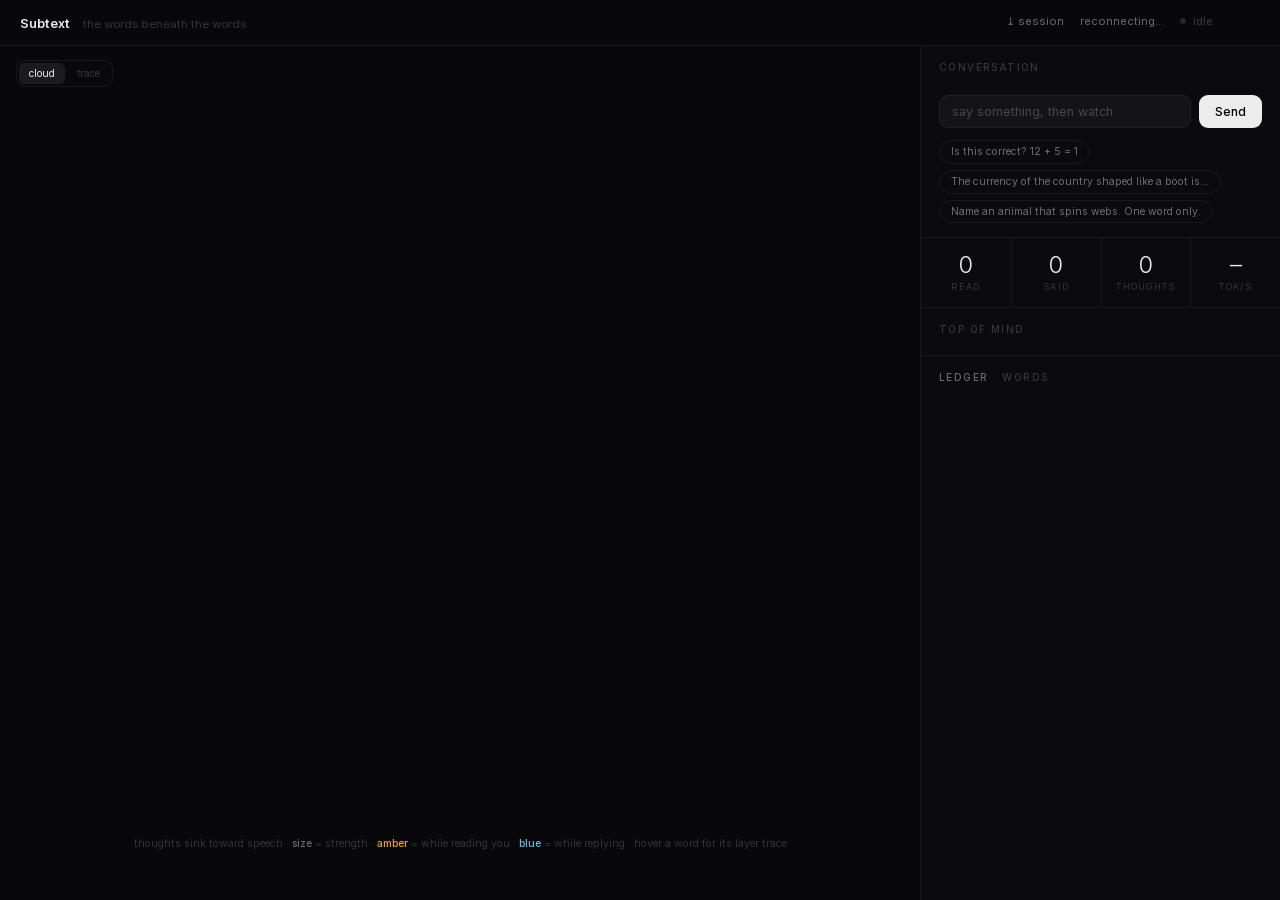
<file: index.html>
<!DOCTYPE html>
<html lang="en">
<head>
<meta charset="utf-8">
<title>Subtext</title>
<meta name="viewport" content="width=device-width, initial-scale=1">
<link href="assets/fonts/fonts.css" rel="stylesheet">
<style>
  :root {
    --bg: #08080a; --panel: #0b0b0e; --hair: rgba(255,255,255,.06);
    --ink: rgba(255,255,255,.92); --dim: rgba(255,255,255,.40); --faint: rgba(255,255,255,.18);
    --read: #e8a13c; --think: #6cb8e0;
    --sans: "Inter", "Segoe UI", system-ui, sans-serif;
    --mono: "Cascadia Code", "Consolas", monospace;
    --serif: "Source Serif 4", Georgia, serif;
  }
  * { box-sizing: border-box; margin: 0; }
  html, body { height: 100%; height: 100dvh; overflow: hidden; background: var(--bg); }
  body { font: 13px/1.5 var(--sans); color: var(--ink);
         display: flex; flex-direction: column; -webkit-font-smoothing: antialiased; }

  /* ---------- header ---------- */
  #hdr { display: flex; align-items: baseline; gap: 14px; height: 46px; flex: none;
         padding: 14px 20px 0; border-bottom: 1px solid var(--hair); user-select: none; }
  #hdr .mark { font-size: 13px; font-weight: 600; letter-spacing: .01em; }
  #hdr .sub { font-size: 11.5px; color: var(--faint); font-weight: 400; }
  #hdr .right { margin-left: auto; display: flex; align-items: center; gap: 16px;
                font-size: 11px; color: var(--dim); transform: translateY(-3px); }
  #conn { font-feature-settings: "tnum"; }
  #phase { display: flex; align-items: center; gap: 7px; min-width: 80px;
           font-size: 11px; font-weight: 500; color: var(--faint); }
  #phase .dot { width: 6px; height: 6px; border-radius: 50%; background: #26262c;
                transition: background .3s; }
  #phase.reading { color: var(--read); }
  #phase.reading .dot { background: var(--read); animation: pulse 1.2s ease-in-out infinite; }
  #phase.thinking { color: var(--think); }
  #phase.thinking .dot { background: var(--think); animation: pulse 1.2s ease-in-out infinite; }
  @keyframes pulse { 50% { opacity: .3 } }

  /* ---------- layout ---------- */
  #main { flex: 1; display: flex; min-height: 0; }
  #stage { position: relative; flex: 1; min-width: 0; }
  #mind { position: absolute; inset: 0; }
  #foot { position: absolute; left: 0; right: 0; bottom: 48px; text-align: center;
          font-size: 10.5px; color: var(--faint); user-select: none; pointer-events: none; }
  #foot b { color: var(--dim); font-weight: 500; }

  /* transport / scrubber */
  #transport { position: absolute; left: 0; right: 0; bottom: 0; height: 42px; z-index: 6;
               display: flex; align-items: center; gap: 9px; padding: 0 16px;
               background: linear-gradient(transparent, rgba(8,8,10,.94) 45%); }
  #transport.hidden { display: none; }
  #transport button { background: rgba(255,255,255,.06); border: 1px solid var(--hair);
               color: var(--dim); min-width: 26px; height: 24px; border-radius: 6px;
               cursor: pointer; font-size: 12px; line-height: 1; padding: 0 6px;
               transition: color .15s, border-color .15s; }
  #transport button:hover { color: var(--ink); border-color: rgba(255,255,255,.22); }
  #t-scrub { flex: 1; height: 4px; -webkit-appearance: none; appearance: none;
             background: rgba(255,255,255,.12); border-radius: 2px; cursor: pointer; margin: 0 2px; }
  #t-scrub::-webkit-slider-thumb { -webkit-appearance: none; width: 12px; height: 12px;
             border-radius: 50%; background: var(--ink); cursor: pointer; }
  #t-scrub::-moz-range-thumb { width: 12px; height: 12px; border: 0; border-radius: 50%;
             background: var(--ink); cursor: pointer; }
  #t-read { font: 10px var(--mono); color: var(--dim); white-space: nowrap; text-align: right;
            font-feature-settings: "tnum"; min-width: 92px; max-width: 220px;
            overflow: hidden; text-overflow: ellipsis; }
  #t-live { font: 600 9px var(--sans); letter-spacing: .06em; text-transform: uppercase;
            color: var(--faint); border-radius: 999px; padding: 0 9px; height: 22px; }
  #t-live.on { color: #fff; border-color: var(--think); }
  #t-speed { background: rgba(255,255,255,.06); border: 1px solid var(--hair); color: var(--dim);
             border-radius: 6px; font: 10px var(--sans); padding: 3px 4px; cursor: pointer; }
  .lg-row { cursor: pointer; }
  .lg-row:hover { background: rgba(255,255,255,.035); }
  .lg-row.cur { background: rgba(255,255,255,.09); }

  /* view toggle (cloud / trace) */
  #viewtoggle { position: absolute; top: 14px; left: 16px; z-index: 5; display: flex; gap: 2px;
                background: rgba(11,11,14,.7); border: 1px solid var(--hair); border-radius: 8px;
                padding: 2px; backdrop-filter: blur(12px); user-select: none; }
  #viewtoggle .v { font-size: 10px; color: var(--faint); padding: 3px 10px; border-radius: 6px;
                   cursor: pointer; transition: color .15s, background .15s; }
  #viewtoggle .v:hover { color: var(--dim); }
  #viewtoggle .v.on { color: var(--ink); background: rgba(255,255,255,.08); }

  /* tabs on the ledger panel */
  .cap.tabs { display: flex; gap: 14px; padding-bottom: 6px; }
  .cap .tab { cursor: pointer; color: var(--faint); transition: color .15s; }
  .cap .tab:hover { color: var(--dim); }
  .cap .tab.on { color: var(--dim); }
  #words-count { margin-left: 5px; opacity: .7; font-feature-settings: "tnum"; }

  /* words statistics table */
  #words { flex: 1; overflow-y: auto; padding: 0 0 10px; scrollbar-width: thin;
           scrollbar-color: rgba(255,255,255,.10) transparent; }
  .wd-hdr { display: flex; align-items: center; gap: 9px; padding: 2px 18px 5px;
            font-size: 8.5px; letter-spacing: .1em; text-transform: uppercase; color: var(--faint);
            position: sticky; top: 0; background: var(--panel); }
  .wd-hdr .w, .wd-hdr .ly, .wd-hdr .ct { width: 104px; }
  .wd-hdr .bar { flex: 1; } .wd-hdr .ly { width: 30px; text-align: right; }
  .wd-hdr .ct { width: 24px; text-align: right; }
  .wd-row { display: flex; align-items: center; gap: 9px; padding: 2.5px 18px; height: 22px;
            cursor: pointer; }
  .wd-row:hover { background: rgba(255,255,255,.04); }
  .wd-row .w { font: italic 400 14px var(--serif); width: 104px; white-space: nowrap;
               overflow: hidden; text-overflow: ellipsis; color: rgba(255,255,255,.85); }
  .wd-row .bar { flex: 1; height: 2px; background: rgba(255,255,255,.05); border-radius: 1px; }
  .wd-row .bar i { display: block; height: 100%; border-radius: 1px;
                   background: rgba(255,255,255,.75); }
  .wd-row .ly { font: 10px var(--mono); color: var(--faint); width: 30px; text-align: right; }
  .wd-row .ct { font: 10px var(--mono); color: var(--dim); width: 24px; text-align: right;
                font-feature-settings: "tnum"; }

  /* inspector */
  #inspect { position: absolute; top: 16px; left: 16px; width: 240px; display: none;
             background: rgba(11,11,14,.88); border: 1px solid var(--hair); border-radius: 12px;
             padding: 14px 16px 12px; backdrop-filter: blur(18px); z-index: 4; }
  #inspect h3 { font: italic 500 21px var(--serif); margin-bottom: 8px; }
  #inspect .kv { display: flex; justify-content: space-between; font-size: 11px;
                 color: var(--dim); padding: 3px 0; }
  #inspect .kv b { color: var(--ink); font-weight: 500; font-feature-settings: "tnum"; }
  #inspect canvas { width: 100%; height: 44px; margin-top: 8px; opacity: .85; }
  #inspect .x { position: absolute; top: 8px; right: 12px; cursor: pointer;
                color: var(--faint); font-size: 12px; }
  #inspect .x:hover { color: var(--ink); }

  /* ---------- console ---------- */
  #console { width: 360px; flex: none; border-left: 1px solid var(--hair);
             background: var(--panel); display: flex; flex-direction: column; min-height: 0; }
  .cap { font-size: 10px; letter-spacing: .14em; text-transform: uppercase;
         color: var(--faint); font-weight: 500; padding: 14px 18px 8px; user-select: none; }

  /* chat */
  #chat { display: flex; flex-direction: column; max-height: 40%; border-bottom: 1px solid var(--hair); }
  #log { overflow-y: auto; padding: 0 18px; scrollbar-width: thin;
         scrollbar-color: rgba(255,255,255,.10) transparent; }
  .msg { padding: 8px 0 9px; border-bottom: 1px solid rgba(255,255,255,.035); }
  .msg:last-child { border-bottom: 0; }
  .msg .who { font-size: 9px; letter-spacing: .14em; text-transform: uppercase;
              color: var(--faint); font-weight: 600; margin-bottom: 3px; }
  .msg.user .who { color: color-mix(in srgb, var(--read) 70%, transparent); }
  .msg.bot .who { color: color-mix(in srgb, var(--think) 70%, transparent); }
  .msg .body { font-size: 12.5px; line-height: 1.55; white-space: pre-wrap;
               word-break: break-word; color: rgba(255,255,255,.78); }
  .msg.user .body .read { color: var(--read); }
  #inrow { display: flex; gap: 8px; padding: 12px 18px 6px; }
  #inp { flex: 1; background: rgba(255,255,255,.04); border: 1px solid var(--hair);
         border-radius: 9px; outline: 0; color: var(--ink); font: 12.5px var(--sans);
         padding: 8px 12px; transition: border-color .15s; }
  #inp:focus { border-color: rgba(255,255,255,.18); }
  #inp::placeholder { color: rgba(255,255,255,.22); }
  #send { border: 0; border-radius: 9px; padding: 0 16px; cursor: pointer;
          background: rgba(255,255,255,.92); color: #000; font: 500 12px var(--sans); }
  #send:hover:not(:disabled) { background: #fff; }
  #send:disabled { opacity: .25; cursor: default; }
  #chips { display: flex; gap: 6px; padding: 6px 18px 14px; flex-wrap: wrap; }
  .chip { font-size: 10.5px; color: var(--dim); border: 1px solid var(--hair);
          border-radius: 999px; padding: 3px 11px; cursor: pointer;
          transition: all .15s; white-space: nowrap; overflow: hidden;
          text-overflow: ellipsis; max-width: 100%; }
  .chip:hover { color: var(--ink); border-color: rgba(255,255,255,.22); }

  /* stats */
  #stats { display: grid; grid-template-columns: repeat(4, 1fr);
           border-bottom: 1px solid var(--hair); }
  #stats .cell { padding: 12px 0 13px; text-align: center; }
  #stats .cell + .cell { border-left: 1px solid var(--hair); }
  #stats .n { font: 300 24px var(--sans); font-feature-settings: "tnum";
              color: var(--ink); letter-spacing: -.01em; }
  #stats .l { font-size: 9px; letter-spacing: .14em; text-transform: uppercase;
              color: var(--faint); margin-top: 1px; }

  /* top of mind */
  #topmind { border-bottom: 1px solid var(--hair); padding-bottom: 10px; }
  .tm-row { display: flex; align-items: center; gap: 10px; padding: 2.5px 18px; height: 22px; }
  .tm-row .w { font: italic 400 14px var(--serif); width: 104px; white-space: nowrap;
               overflow: hidden; text-overflow: ellipsis; cursor: pointer;
               color: rgba(255,255,255,.85); }
  .tm-row .w:hover { color: #fff; }
  .tm-row .bar { flex: 1; height: 2px; background: rgba(255,255,255,.05); border-radius: 1px; }
  .tm-row .bar i { display: block; height: 100%; border-radius: 1px; background: rgba(255,255,255,.75);
                   transition: width .18s ease-out; }
  .tm-row .d { font: 10px var(--mono); color: var(--faint); width: 28px; text-align: right; }

  /* ledger */
  #ledger-wrap { flex: 1; min-height: 0; display: flex; flex-direction: column; }
  #ledger { flex: 1; overflow-y: auto; padding: 0 0 10px; scrollbar-width: thin;
            scrollbar-color: rgba(255,255,255,.10) transparent; }
  .lg-row { display: flex; align-items: center; gap: 9px; padding: 2px 18px 2px 15px;
            white-space: nowrap; overflow: hidden; }
  .lg-row .ph { width: 2px; height: 12px; border-radius: 1px; flex: none; background: #222; }
  .lg-row.reading .ph { background: var(--read); }
  .lg-row.thinking .ph { background: var(--think); }
  .lg-row .tk { font: 10.5px var(--mono); color: rgba(255,255,255,.80);
                min-width: 70px; max-width: 70px; overflow: hidden;
                text-overflow: ellipsis; flex: none; }
  .lg-row .th { display: flex; gap: 10px; overflow: hidden; align-items: center; }
  .lg-row .th .t { display: flex; align-items: center; gap: 4px; flex: none; }
  .lg-row .th .t span { font: italic 400 11.5px var(--serif); color: rgba(255,255,255,.55); }
  .lg-row .th .t i { display: block; width: 16px; height: 2px;
                     background: rgba(255,255,255,.07); border-radius: 1px; position: relative; }
  .lg-row .th .t i b { position: absolute; inset: 0 auto 0 0; border-radius: 1px;
                       background: rgba(255,255,255,.55); }

  /* ---------- mobile: stack canvas above a scrolling console ---------- */
  @media (max-width: 760px) {
    #hdr { padding: 12px 14px 0; gap: 10px; }
    #hdr .sub, #export { display: none; }
    #main { flex-direction: column; }
    #stage { flex: none; height: 46dvh; }
    #foot { display: none; }
    #console { width: 100%; flex: 1; min-height: 0; overflow-y: auto;
               border-left: 0; border-top: 1px solid var(--line, rgba(255,255,255,.07)); }
    #chat { max-height: none; }
    #log { max-height: 30dvh; }
    #ledger-wrap { min-height: 200px; }
    #ledger { max-height: 300px; }
    #t-read, #t-speed { display: none; }   /* transport: keep buttons + scrubber only */
    #inspect { width: 200px; }
  }
</style>
</head>
<body>

<div id="hdr">
  <span class="mark">Subtext</span>
  <span class="sub">the words beneath the words</span>
  <div class="right">
    <span id="export" style="cursor:pointer" title="download this session as a replay file">⤓ session</span>
    <span id="conn">connecting…</span>
    <div id="phase"><span class="dot"></span><span id="phasetext">idle</span></div>
  </div>
</div>

<div id="main">
  <div id="stage">
    <canvas id="mind"></canvas>
    <div id="viewtoggle">
      <span class="v on" data-v="cloud" title="live thought cloud">cloud</span>
      <span class="v" data-v="trace" title="one word's strength across layers × tokens">trace</span>
    </div>
    <div id="inspect">
      <span class="x">✕</span>
      <h3 id="in-word">—</h3>
      <div class="kv"><span>strength</span><b id="in-now">—</b></div>
      <div class="kv"><span>peak</span><b id="in-peak">—</b></div>
      <div class="kv"><span>depth</span><b id="in-depth">—</b></div>
      <div class="kv"><span>frames</span><b id="in-frames">—</b></div>
      <canvas id="in-spark" width="208" height="44"></canvas>
    </div>
    <div id="foot">
      thoughts sink toward speech · <b>size</b> = strength ·
      <b style="color:var(--read)">amber</b> = while reading you ·
      <b style="color:var(--think)">blue</b> = while replying · hover a word for its layer trace
    </div>
    <div id="transport" class="hidden">
      <button id="t-start" title="jump to start">⏮</button>
      <button id="t-prev" title="step back one token">‹</button>
      <button id="t-play" title="play / pause">▶</button>
      <button id="t-next" title="step forward one token">›</button>
      <input id="t-scrub" type="range" min="0" max="0" value="0" step="1"
             title="scrub through the response">
      <span id="t-read">tok 0 / 0</span>
      <button id="t-live" title="jump to the live edge">● live</button>
      <select id="t-speed" title="playback speed">
        <option value="0.5">0.5×</option>
        <option value="1" selected>1×</option>
        <option value="2">2×</option>
        <option value="4">4×</option>
      </select>
    </div>
  </div>

  <div id="console">
    <div id="chat">
      <div class="cap">conversation</div>
      <div id="log"></div>
      <div id="inrow">
        <input id="inp" placeholder="say something, then watch" autocomplete="off">
        <button id="send">Send</button>
      </div>
      <div id="chips">
        <span class="chip">Is this correct? 12 + 5 = 1</span>
        <span class="chip">The currency of the country shaped like a boot is…</span>
        <span class="chip">Name an animal that spins webs. One word only.</span>
      </div>
    </div>

    <div id="stats">
      <div class="cell"><div class="n" id="s-read">0</div><div class="l">read</div></div>
      <div class="cell"><div class="n" id="s-said">0</div><div class="l">said</div></div>
      <div class="cell"><div class="n" id="s-thoughts">0</div><div class="l">thoughts</div></div>
      <div class="cell"><div class="n" id="s-tps">–</div><div class="l">tok/s</div></div>
    </div>

    <div id="topmind">
      <div class="cap">top of mind</div>
      <div id="tm-rows"></div>
    </div>

    <div id="ledger-wrap">
      <div class="cap tabs">
        <span id="tab-ledger" class="tab on">ledger</span>
        <span id="tab-words" class="tab">words<span id="words-count"></span></span>
      </div>
      <div id="ledger"></div>
      <div id="words" style="display:none"></div>
    </div>
  </div>
</div>

<script>
"use strict";
/* ---------------- word → silhouette ---------------- */
const EMOJI = {
  dog:"🐕",puppy:"🐕",cat:"🐈",kitten:"🐈",spider:"🕷️",ant:"🐜",bird:"🐦",fish:"🐟",
  horse:"🐎",cow:"🐄",pig:"🐖",mouse:"🐁",rat:"🐀",rabbit:"🐇",bunny:"🐇",fox:"🦊",
  bear:"🐻",panda:"🐼",koala:"🐨",tiger:"🐅",lion:"🦁",elephant:"🐘",monkey:"🐒",
  chicken:"🐔",penguin:"🐧",frog:"🐸",snake:"🐍",whale:"🐋",dolphin:"🐬",shark:"🦈",
  octopus:"🐙",butterfly:"🦋",bee:"🐝",turtle:"🐢",crab:"🦀",dragon:"🐉",wolf:"🐺",
  deer:"🦌",owl:"🦉",bat:"🦇",duck:"🦆",eagle:"🦅",swan:"🦢",peacock:"🦚",parrot:"🦜",
  flamingo:"🦩",squid:"🦑",shrimp:"🦐",lobster:"🦞",snail:"🐌",goat:"🐐",sheep:"🐑",
  camel:"🐪",giraffe:"🦒",zebra:"🦓",kangaroo:"🦘",hippo:"🦛",rhino:"🦏",gorilla:"🦍",
  sloth:"🦥",otter:"🦦",dinosaur:"🦖",unicorn:"🦄",dove:"🕊️",rooster:"🐓",turkey:"🦃",
  hamster:"🐹",hedgehog:"🦔",
  apple:"🍎",orange:"🍊",banana:"🍌",grape:"🍇",grapes:"🍇",lemon:"🍋",cherry:"🍒",
  peach:"🍑",pear:"🍐",pineapple:"🍍",mango:"🥭",strawberry:"🍓",melon:"🍈",
  watermelon:"🍉",coconut:"🥥",kiwi:"🥝",tomato:"🍅",avocado:"🥑",eggplant:"🍆",
  potato:"🥔",carrot:"🥕",corn:"🌽",pepper:"🌶️",cucumber:"🥒",broccoli:"🥦",
  mushroom:"🍄",peanut:"🥜",bread:"🍞",cheese:"🧀",egg:"🥚",bacon:"🥓",pizza:"🍕",
  burger:"🍔",fries:"🍟",hotdog:"🌭",taco:"🌮",sushi:"🍣",ramen:"🍜",cake:"🍰",
  cookie:"🍪",donut:"🍩",candy:"🍬",chocolate:"🍫",popcorn:"🍿",coffee:"☕",tea:"🍵",
  milk:"🥛",beer:"🍺",wine:"🍷",
  sun:"☀️",moon:"🌙",star:"⭐",stars:"⭐",cloud:"☁️",rain:"🌧️",snow:"❄️",fire:"🔥",
  flame:"🔥",water:"💧",wave:"🌊",ocean:"🌊",sea:"🌊",tree:"🌳",forest:"🌲",palm:"🌴",
  cactus:"🌵",flower:"🌸",rose:"🌹",sunflower:"🌻",tulip:"🌷",leaf:"🍁",mountain:"⛰️",
  volcano:"🌋",earth:"🌍",world:"🌍",globe:"🌍",planet:"🪐",rainbow:"🌈",lightning:"⚡",
  thunder:"⚡",tornado:"🌪️",comet:"☄️",plant:"🌱",clover:"🍀",
  car:"🚗",taxi:"🚕",bus:"🚌",truck:"🚚",tractor:"🚜",train:"🚂",plane:"✈️",
  airplane:"✈️",rocket:"🚀",ship:"🚢",boat:"⛵",bike:"🚲",bicycle:"🚲",
  motorcycle:"🏍️",helicopter:"🚁",anchor:"⚓",house:"🏠",home:"🏠",castle:"🏰",
  church:"⛪",tent:"⛺",factory:"🏭",bridge:"🌉",tower:"🗼",statue:"🗽",
  key:"🔑",lock:"🔒",book:"📖",books:"📚",phone:"📱",telephone:"☎️",computer:"💻",
  laptop:"💻",robot:"🤖",clock:"🕐",watch:"⌚",hourglass:"⏳",money:"💰",dollar:"💵",
  coin:"🪙",gift:"🎁",balloon:"🎈",kite:"🪁",music:"🎵",note:"🎵",guitar:"🎸",
  piano:"🎹",violin:"🎻",trumpet:"🎺",drum:"🥁",microphone:"🎤",bell:"🔔",camera:"📷",
  television:"📺",candle:"🕯️",bulb:"💡",light:"💡",idea:"💡",umbrella:"☂️",
  glasses:"👓",crown:"👑",king:"👑",queen:"👑",ring:"💍",diamond:"💎",gem:"💎",
  sword:"🗡️",shield:"🛡️",hammer:"🔨",wrench:"🔧",scissors:"✂️",pencil:"✏️",pen:"🖊️",
  paint:"🎨",art:"🎨",magnet:"🧲",telescope:"🔭",microscope:"🔬",pill:"💊",soap:"🧼",
  broom:"🧹",box:"📦",package:"📦",mail:"✉️",letter:"✉️",map:"🗺️",compass:"🧭",
  soccer:"⚽",football:"🏈",basketball:"🏀",baseball:"⚾",tennis:"🎾",volleyball:"🏐",
  rugby:"🏉",golf:"⛳",bowling:"🎳",dart:"🎯",target:"🎯",trophy:"🏆",medal:"🏅",
  dice:"🎲",chess:"♟️",puzzle:"🧩",gamepad:"🎮",
  heart:"❤️",love:"❤️",brain:"🧠",mind:"🧠",eye:"👁️",eyes:"👀",ear:"👂",nose:"👃",
  mouth:"👄",lips:"👄",tongue:"👅",tooth:"🦷",bone:"🦴",hand:"✋",fist:"✊",foot:"🦶",
  muscle:"💪",skull:"💀",death:"💀",ghost:"👻",alien:"👽",clown:"🤡",baby:"👶",
  zombie:"🧟",wizard:"🧙",mermaid:"🧜",fairy:"🧚",santa:"🎅",kiss:"💋",
  hat:"🎩",shirt:"👕",dress:"👗",shoe:"👟",boot:"👢",sock:"🧦",scarf:"🧣",glove:"🧤",
  bag:"👜",backpack:"🎒",necktie:"👔",
  night:"🌙",morning:"🌅",sunrise:"🌅",sunset:"🌇",spring:"🌸",summer:"☀️",
  autumn:"🍁",fall:"🍁",winter:"❄️",christmas:"🎄",halloween:"🎃",pumpkin:"🎃",
  party:"🎉",birthday:"🎂",sleep:"💤",dream:"💤",
  france:"🥖",paris:"🗼",japan:"🗻",italy:"🍕",egypt:"🐪",
  warning:"⚠️",danger:"⚠️",infinity:"♾️",peace:"☮️",atom:"⚛️",dna:"🧬",virus:"🦠",
  magic:"✨",sparkle:"✨",bomb:"💣",crystal:"🔮",feather:"🪶",web:"🕸️",net:"🕸️",
};
const emojiFor = w => EMOJI[w] || (w.endsWith("s") ? EMOJI[w.slice(0, -1)] : null) || null;

/* ---------------- canvas ---------------- */
const stage = document.getElementById("stage");
const canvas = document.getElementById("mind");
const ctx = canvas.getContext("2d");
let W = 0, H = 0, DPR = 1;
function resize() {
  DPR = Math.min(window.devicePixelRatio || 1, 2);
  W = stage.clientWidth; H = stage.clientHeight;
  canvas.width = W * DPR; canvas.height = H * DPR;
  // Pin the CSS display size to the stage. A <canvas> is a replaced element,
  // so inset:0 alone won't stretch it — without this it falls back to its
  // intrinsic (W*DPR) width and on retina (DPR 2) overhangs the console,
  // intercepting clicks on the input/Send/chips. See device-pixel-ratio note.
  canvas.style.width = W + "px"; canvas.style.height = H + "px";
  ctx.setTransform(DPR, 0, 0, DPR, 0, 0);
}
window.addEventListener("resize", resize);

const lerp = (a, b, t) => a + (b - a) * t;
const SERIF = '"Source Serif 4", Georgia, serif';
const MONO = '"Cascadia Code", Consolas, monospace';
function hash(s) { let h = 2166136261; for (const c of s) { h ^= c.charCodeAt(0); h = Math.imul(h, 16777619); } return (h >>> 0) / 4294967295; }

const RAIL_TOP = 0.10, RAIL_BOT = 0.88;
let RAILS = [], nLayersG = 32;
function layoutRails(layers, n) { nLayersG = n; RAILS = layers.map(l => ({ layer: l, frac: l / (n - 1) })); }
const railY = f => H * lerp(RAIL_TOP, RAIL_BOT, f);

/* absolute strength mapping — a weak thought LOOKS weak (honest display) */
const strength = p => Math.min(1, Math.pow(p, 0.45) * 1.05);

/* ---------------- calligram ---------------- */
function buildCalligram(word, emoji) {
  const S = 420, off = document.createElement("canvas");
  off.width = S; off.height = S;
  const c = off.getContext("2d", { willReadFrequently: true });
  c.font = '340px "Segoe UI Emoji", sans-serif';
  c.textAlign = "center"; c.textBaseline = "middle";
  c.fillText(emoji, S / 2, S / 2 + 20);
  const img = c.getImageData(0, 0, S, S).data;
  const CELL = 3, GW = Math.ceil(S / CELL);
  const mask = new Uint8Array(GW * GW), occ = new Uint8Array(GW * GW);
  let count = 0;
  for (let gy = 0; gy < GW; gy++) for (let gx = 0; gx < GW; gx++)
    if (img[((gy * CELL + 1) * S + gx * CELL + 1) * 4 + 3] > 100) { mask[gy * GW + gx] = 1; count++; }
  if (count < 400) return null;
  const placements = [];
  const fits = (x0, y0, w, h) => {
    if (x0 < 0 || y0 < 0 || x0 + w >= S || y0 + h >= S) return false;
    for (let y = y0; y <= y0 + h; y += CELL) for (let x = x0; x <= x0 + w; x += CELL) {
      const i = ((y / CELL) | 0) * GW + ((x / CELL) | 0);
      if (!mask[i] || occ[i]) return false;
    }
    return true;
  };
  const mark = (x0, y0, w, h) => {
    for (let y = y0; y <= y0 + h; y += CELL) for (let x = x0; x <= x0 + w; x += CELL)
      occ[((y / CELL) | 0) * GW + ((x / CELL) | 0)] = 1;
  };
  for (const size of [36, 30, 25, 21, 17, 14, 11, 9]) {
    c.font = `italic ${size}px ${SERIF}`;
    const w = c.measureText(word).width, h = size * 0.72;
    for (let t = 0, T = size > 20 ? 220 : 420; t < T; t++) {
      const x = (Math.random() * (S - w)) | 0, y = (Math.random() * (S - h)) | 0;
      if (fits(x, y, w, h)) { placements.push({ x: x + w / 2, y: y + h / 2, size, a: .45 + Math.random() * .55 }); mark(x, y, w, h); }
    }
  }
  return placements.length > 25 ? { placements, S } : null;
}

/* ---------------- field ---------------- */
const MAX_VISIBLE = 10;
let viewMode = "cloud";       // "cloud" | "trace" (layer × token view)
let traceWord = null;         // the word the trace view follows
const field = {
  thoughts: new Map(), pulses: [],
  dominant: { word: null, run: 0 }, lastCalligram: new Map(),
  totalSeen: 0, selected: null, hovered: null,

  applyFrame(f) {
    for (const t of this.thoughts.values()) t.target *= 0.78;
    for (const th of f.thoughts) {
      if (th.w.length < 3) continue;
      const v = strength(th.p);
      if (v < 0.14) continue;
      let t = this.thoughts.get(th.w);
      if (!t) {
        this.totalSeen++;
        t = { word: th.w, s: 0, target: 0, depth: th.d, prof: [],
              x: W * (0.14 + 0.72 * hash(th.w)), seed: hash(th.w + "~") * 1000,
              peak: 0, frames: 0, hist: [], phase: f.phase,
              calligram: null, calligramAlpha: 0 };
        this.thoughts.set(th.w, t);
      }
      if (!rebuilding && v - t.target > 0.35 && v > 0.55)
        this.pulses.push({ x: t.x, y: railY(t.depth), r: 8, a: .4 });
      t.target = Math.max(t.target, v);
      t.depth = lerp(t.depth, th.d, 0.35);
      t.prof = th.prof || [];
      t.peak = Math.max(t.peak, v); t.frames++; t.phase = f.phase;
    }
    // keep only the strongest MAX_VISIBLE alive
    const all = [...this.thoughts.values()].sort((a, b) => b.target - a.target);
    for (let i = MAX_VISIBLE; i < all.length; i++) all[i].target = 0;
    for (const t of all) { t.hist.push(t.target); if (t.hist.length > 90) t.hist.shift(); }

    const top = all[0];
    if (!rebuilding) {
      if (top && top.target > 0.6 && emojiFor(top.word)) {
        this.dominant = top.word === this.dominant.word
          ? { word: top.word, run: this.dominant.run + 1 } : { word: top.word, run: 1 };
        if (this.dominant.run >= 5 && !top.calligram &&
            Date.now() - (this.lastCalligram.get(top.word) || 0) > 25000) {
          top.calligram = buildCalligram(top.word, emojiFor(top.word));
          this.lastCalligram.set(top.word, Date.now());
        }
      } else this.dominant = { word: null, run: 0 };
    }
  },

  /* relaxation: push overlapping words apart along their rails */
  relax(list) {
    for (let k = 0; k < 4; k++) for (let i = 0; i < list.length; i++) for (let j = i + 1; j < list.length; j++) {
      const a = list[i], b = list[j];
      const ay = railY(a.depth), by = railY(b.depth);
      const vh = (a.size + b.size) * 0.58;
      if (Math.abs(ay - by) > vh) continue;
      const need = (a.w + b.w) / 2 + 26;
      const dx = b.x - a.x;
      if (Math.abs(dx) < need) {
        const push = (need - Math.abs(dx)) / 2 * (dx >= 0 ? 1 : -1);
        a.x -= push * 0.25; b.x += push * 0.25;
      }
    }
    for (const t of list) t.x = Math.max(80, Math.min(W - 50, t.x));
  },

  render(now) {
    if (viewMode === "trace") { renderTrace(); return; }
    ctx.clearRect(0, 0, W, H);

    // rails — hairline guides with quiet labels
    ctx.font = `10px ${MONO}`;
    ctx.textAlign = "left"; ctx.textBaseline = "middle";
    for (const r of RAILS) {
      const y = railY(r.frac);
      ctx.strokeStyle = "rgba(255,255,255,0.07)";
      ctx.lineWidth = 1;
      ctx.beginPath(); ctx.moveTo(52, y + .5); ctx.lineTo(W - 20, y + .5); ctx.stroke();
      ctx.fillStyle = "rgba(255,255,255,0.22)";
      ctx.fillText("L" + r.layer, 18, y);
    }
    if (RAILS.length) {
      ctx.fillStyle = "rgba(255,255,255,0.26)";
      ctx.font = `10px var(--sans), sans-serif`;
      ctx.font = `10px Inter, sans-serif`;
      ctx.fillText("perception", 52, railY(RAILS[0].frac) - 12);
      ctx.fillText("speech", 52, railY(RAILS[RAILS.length - 1].frac) + 13);
    }

    const list = [...this.thoughts.values()];
    for (const t of list) {
      t.s = lerp(t.s, t.target, 0.10);
      if (t.s < 0.015 && t.target < 0.015) {
        if (this.selected === t) { this.selected = null; inspectEl.style.display = "none"; }
        this.thoughts.delete(t.word);
        continue;
      }
      t.size = 13 + Math.pow(t.s, 0.8) * 46;
      ctx.font = `italic 400 ${t.size.toFixed(1)}px ${SERIF}`;
      t.w = ctx.measureText(t.word).width;
      t.calligramAlpha = lerp(t.calligramAlpha, t.calligram && t.s > 0.30 ? 1 : 0, 0.05);
    }
    const vis = list.filter(t => t.s >= 0.015).sort((a, b) => a.s - b.s);
    this.relax(vis);

    // pulses
    this.pulses = this.pulses.filter(p => p.a > 0.02);
    for (const p of this.pulses) {
      p.r += 1.5; p.a *= 0.94;
      ctx.strokeStyle = `rgba(210,220,245,${p.a.toFixed(3)})`;
      ctx.lineWidth = 1; ctx.beginPath(); ctx.arc(p.x, p.y, p.r, 0, 7); ctx.stroke();
    }

    // layer trace — only for the hovered/selected word (detail on demand)
    const focus = this.selected || this.hovered;
    if (focus && focus.prof.length && focus.s > 0.02) {
      const accent = focus.phase === "reading" ? "232,161,60" : "108,184,224";
      const pm = Math.max(...focus.prof.map(e => e[1]), 1e-9);
      ctx.strokeStyle = `rgba(${accent},0.35)`;
      ctx.lineWidth = 1; ctx.beginPath();
      focus.prof.forEach(([l], i) => {
        const ry = railY(l / (nLayersG - 1));
        i ? ctx.lineTo(focus.x, ry) : ctx.moveTo(focus.x, ry);
      });
      ctx.stroke();
      for (const [l, p] of focus.prof) {
        const ry = railY(l / (nLayersG - 1));
        ctx.fillStyle = `rgba(${accent},${(0.25 + 0.65 * p / pm).toFixed(3)})`;
        ctx.beginPath(); ctx.arc(focus.x, ry, 1.5 + 2.5 * Math.sqrt(p / pm), 0, 7); ctx.fill();
      }
    }

    // words
    ctx.textAlign = "center"; ctx.textBaseline = "middle";
    for (const t of vis) {
      const y = railY(t.depth) + Math.sin(t.seed + now * 0.00035) * 2.5;
      const d = t.depth;
      const isFocus = t === this.selected || t === this.hovered;
      const alpha = Math.min(1, t.s * (0.45 + 0.6 * d) + (isFocus ? 0.25 : 0));
      const wa = alpha * (1 - t.calligramAlpha);
      const tint = t.phase === "reading" ? [255, 232, 200] : [225, 240, 252];
      const cr = Math.round(lerp(tint[0] * .72, tint[0], d)),
            cg = Math.round(lerp(tint[1] * .72, tint[1], d)),
            cb = Math.round(lerp(tint[2] * .72, tint[2], d));
      if (wa > 0.012) {
        ctx.font = `italic 400 ${t.size.toFixed(1)}px ${SERIF}`;
        ctx.shadowColor = `rgba(${cr},${cg},${cb},0.55)`;
        ctx.shadowBlur = 3 + 10 * t.s;
        ctx.fillStyle = `rgba(${cr},${cg},${cb},${wa.toFixed(3)})`;
        ctx.fillText(t.word, t.x, y);
        ctx.shadowBlur = 0;
      }
      if (t.calligram && t.calligramAlpha > 0.02) {
        const k = (t.size * 3.6) / t.calligram.S;
        const br = 1 + Math.sin(now * 0.0016 + t.seed) * 0.02;
        ctx.save(); ctx.translate(t.x, y); ctx.scale(k * br, k * br);
        ctx.translate(-t.calligram.S / 2, -t.calligram.S / 2);
        for (const p of t.calligram.placements) {
          ctx.font = `italic ${p.size}px ${SERIF}`;
          ctx.fillStyle = `rgba(${cr},${cg},${cb},${(alpha * t.calligramAlpha * p.a).toFixed(3)})`;
          ctx.fillText(t.word, p.x, p.y);
        }
        ctx.restore();
      }
      t.hitY = y;
    }
  },
};

/* ---------------- trace: layer × token heatmap (panel B) ----------------
   For one word, draw its lens strength at every (layer, token): x = token
   position (shares the scrubber axis), y = layer, brightness = strength.
   Reveals a concept climbing the layers and rising/falling across the reply. */
const TRACE_X0 = 60;
function traceColW() { return (W - 24 - TRACE_X0) / Math.max(1, frames.length); }
function renderTrace() {
  ctx.clearRect(0, 0, W, H);
  // rails + labels
  ctx.font = `10px ${MONO}`; ctx.textAlign = "left"; ctx.textBaseline = "middle";
  for (const r of RAILS) {
    const y = railY(r.frac);
    ctx.strokeStyle = "rgba(255,255,255,0.06)"; ctx.lineWidth = 1;
    ctx.beginPath(); ctx.moveTo(52, y + .5); ctx.lineTo(W - 20, y + .5); ctx.stroke();
    ctx.fillStyle = "rgba(255,255,255,0.22)"; ctx.fillText("L" + r.layer, 18, y);
  }
  const topY = RAILS.length ? railY(RAILS[0].frac) : 40;
  const botY = RAILS.length ? railY(RAILS[RAILS.length - 1].frac) : H - 40;
  if (RAILS.length) {
    ctx.fillStyle = "rgba(255,255,255,0.26)"; ctx.font = `10px Inter, sans-serif`;
    ctx.fillText("perception", 52, topY - 12); ctx.fillText("speech", 52, botY + 13);
  }
  const N = frames.length, word = traceWord;
  ctx.textAlign = "left"; ctx.textBaseline = "alphabetic";
  if (!N || !word) {
    ctx.fillStyle = "rgba(255,255,255,.3)"; ctx.font = `13px Inter, sans-serif`;
    ctx.fillText(N ? "open the “words” tab and click a word to trace it here"
                   : "send a message, then switch to trace", TRACE_X0, (topY + botY) / 2);
    return;
  }
  const colW = traceColW();
  for (let i = 0; i < N; i++) {
    const th = frames[i].thoughts.find(t => t.w === word);
    if (!th) continue;
    const acc = frames[i].phase === "reading" ? "232,161,60" : "108,184,224";
    const x = TRACE_X0 + i * colW;
    for (const [l, p] of (th.prof || [])) {
      const v = strength(p);
      if (v < 0.02) continue;
      const y = railY(l / (nLayersG - 1));
      ctx.fillStyle = `rgba(${acc},${(0.10 + 0.85 * v).toFixed(3)})`;
      ctx.fillRect(x, y - 4, Math.max(1.5, colW * 0.86), 8);
    }
  }
  // playhead at the scrubbed token
  if (cursor >= 0) {
    const px = TRACE_X0 + cursor * colW + colW / 2;
    ctx.strokeStyle = "rgba(255,255,255,.45)"; ctx.lineWidth = 1;
    ctx.beginPath(); ctx.moveTo(px, topY - 20); ctx.lineTo(px, botY + 20); ctx.stroke();
  }
  // word label
  ctx.fillStyle = "rgba(255,255,255,.82)"; ctx.font = `italic 500 20px ${SERIF}`;
  ctx.fillText(word, TRACE_X0, topY - 26);
  const lw = ctx.measureText(word).width;
  ctx.fillStyle = "rgba(255,255,255,.3)"; ctx.font = `10px ${MONO}`;
  ctx.fillText(`strength across layers × ${N} tokens`, TRACE_X0 + lw + 14, topY - 27);
}

/* ---------------- pointer: hover + inspect ---------------- */
const inspectEl = document.getElementById("inspect");
const sparkEl = document.getElementById("in-spark");
function hitTest(mx, my) {
  let best = null, bd = 1e9;
  for (const t of field.thoughts.values()) {
    if (t.s < 0.04 || t.hitY === undefined) continue;
    if (Math.abs(mx - t.x) < t.w / 2 + 12 && Math.abs(my - t.hitY) < t.size / 2 + 8) {
      const dd = (mx - t.x) ** 2 + (my - t.hitY) ** 2;
      if (dd < bd) { bd = dd; best = t; }
    }
  }
  return best;
}
canvas.addEventListener("pointermove", e => {
  if (viewMode === "trace") { canvas.style.cursor = frames.length ? "col-resize" : "default"; return; }
  field.hovered = hitTest(e.offsetX, e.offsetY);
  canvas.style.cursor = field.hovered ? "pointer" : "default";
});
canvas.addEventListener("click", e => {
  if (viewMode === "trace") {
    if (!frames.length) return;
    const i = Math.round((e.offsetX - TRACE_X0 - traceColW() / 2) / traceColW());
    pause(); following = false; seekTo(Math.max(0, Math.min(frames.length - 1, i))); setLiveState();
    return;
  }
  field.selected = hitTest(e.offsetX, e.offsetY);
  inspectEl.style.display = field.selected ? "block" : "none";
});
document.querySelectorAll("#viewtoggle .v").forEach(el => el.addEventListener("click", () => {
  viewMode = el.dataset.v;
  document.querySelectorAll("#viewtoggle .v").forEach(o => o.classList.toggle("on", o === el));
  if (viewMode === "trace" && !traceWord && frames.length) traceWord = (computeWordStats()[0] || {}).word || null;
}));
document.querySelector("#inspect .x").onclick = () => {
  field.selected = null; inspectEl.style.display = "none";
};
function selectWord(w) {
  const t = field.thoughts.get(w);
  if (t) { field.selected = t; inspectEl.style.display = "block"; }
}
function renderInspect() {
  const t = field.selected;
  if (!t) return;
  document.getElementById("in-word").textContent = t.word;
  document.getElementById("in-now").textContent = t.s.toFixed(3);
  document.getElementById("in-peak").textContent = t.peak.toFixed(3);
  document.getElementById("in-depth").textContent =
    `L${Math.round(t.depth * (nLayersG - 1))} of ${nLayersG}`;
  document.getElementById("in-frames").textContent = t.frames;
  const c = sparkEl.getContext("2d");
  c.clearRect(0, 0, sparkEl.width, sparkEl.height);
  c.strokeStyle = "rgba(255,255,255,.55)"; c.lineWidth = 1; c.beginPath();
  t.hist.forEach((v, i) => {
    const x = i / 89 * sparkEl.width, y = sparkEl.height - 3 - v * (sparkEl.height - 6);
    i ? c.lineTo(x, y) : c.moveTo(x, y);
  });
  c.stroke();
}

/* ---------------- console ---------------- */
const log = document.getElementById("log"), inp = document.getElementById("inp"),
      send = document.getElementById("send"), phaseWrap = document.getElementById("phase"),
      phaseText = document.getElementById("phasetext"), conn = document.getElementById("conn"),
      ledger = document.getElementById("ledger"), tmRows = document.getElementById("tm-rows");
const words = document.getElementById("words"), wordsCount = document.getElementById("words-count");
const history = [];

/* ---------------- cumulative word statistics (panel A) ---------------- */
let panelMode = "ledger";
function setPanel(mode) {
  panelMode = mode;
  document.getElementById("tab-ledger").classList.toggle("on", mode === "ledger");
  document.getElementById("tab-words").classList.toggle("on", mode === "words");
  ledger.style.display = mode === "ledger" ? "" : "none";
  words.style.display = mode === "words" ? "" : "none";
  if (mode === "words") renderWordsTable();
}
document.getElementById("tab-ledger").onclick = () => setPanel("ledger");
document.getElementById("tab-words").onclick = () => setPanel("words");

/* aggregate every distinct word across the whole response */
function computeWordStats() {
  const m = new Map();
  for (let i = 0; i < frames.length; i++) {
    for (const th of frames[i].thoughts) {
      if (th.w.length < 3) continue;
      let e = m.get(th.w);
      if (!e) { e = { word: th.w, peak: 0, peakFrame: i, peakLayer: 0, count: 0, first: i, last: i }; m.set(th.w, e); }
      e.count++; e.last = i;
      const v = strength(th.p);
      if (v > e.peak) {
        e.peak = v; e.peakFrame = i;
        let pl = -1, pp = -1;
        for (const [l, p] of (th.prof || [])) if (p > pp) { pp = p; pl = l; }
        e.peakLayer = pl >= 0 ? pl : Math.round(th.d * (nLayersG - 1));
      }
    }
  }
  // rank by presence (how many tokens the word was active) — peak strength
  // saturates, so it's a poor sort key; count surfaces the real themes.
  return [...m.values()].filter(e => e.peak >= 0.14)
    .sort((a, b) => b.count - a.count || b.peak - a.peak);
}
function renderWordsTable() {
  const rows = computeWordStats();
  const maxCount = rows.reduce((m, e) => Math.max(m, e.count), 1);
  words.innerHTML = "";
  const hdr = document.createElement("div"); hdr.className = "wd-hdr";
  hdr.innerHTML = "<span class='w'>word</span><span class='bar'>presence</span>"
    + "<span class='ly'>peak L</span><span class='ct'>seen</span>";
  words.appendChild(hdr);
  for (const e of rows) {
    const r = document.createElement("div"); r.className = "wd-row";
    const w = document.createElement("span"); w.className = "w"; w.textContent = e.word;
    const bar = document.createElement("span"); bar.className = "bar";
    const fill = document.createElement("i"); fill.style.width = (100 * e.count / maxCount).toFixed(0) + "%";
    bar.appendChild(fill);
    const ly = document.createElement("span"); ly.className = "ly"; ly.textContent = "L" + e.peakLayer;
    const ct = document.createElement("span"); ct.className = "ct"; ct.textContent = e.count;
    r.append(w, bar, ly, ct);
    r.title = `${e.word}: seen ${e.count}× (tok ${e.first + 1}–${e.last + 1}) · `
      + `peak strength ${e.peak.toFixed(2)} at L${e.peakLayer}, token ${e.peakFrame + 1}`;
    r.addEventListener("click", () => { pause(); following = false; traceWord = e.word; seekTo(e.peakFrame); selectWord(e.word); });
    words.appendChild(r);
  }
  wordsCount.textContent = rows.length ? " " + rows.length : "";
}
let busy = false, botBody = null, userSpans = null, readPtr = 0;
let nRead = 0, nSaid = 0, tpsWindow = [];

function addMsg(role, text) {
  const m = document.createElement("div"); m.className = "msg " + role;
  const who = document.createElement("div"); who.className = "who";
  who.textContent = role === "user" ? "you" : "model";
  const body = document.createElement("div"); body.className = "body";
  if (role === "user") {
    userSpans = []; readPtr = 0;
    for (const ch of text) {
      const s = document.createElement("span"); s.textContent = ch;
      body.appendChild(s); userSpans.push(s);
    }
  } else body.textContent = text;
  m.append(who, body); log.appendChild(m); log.scrollTop = log.scrollHeight;
  return body;
}
const setPhase = p => { phaseText.textContent = p; phaseWrap.className = p === "idle" ? "" : p; };
const stat = (id, v) => document.getElementById(id).textContent = v;

function buildLedgerRow(f, idx) {
  const r = document.createElement("div"); r.className = "lg-row " + f.phase;
  r.dataset.idx = idx;
  const ph = document.createElement("span"); ph.className = "ph";
  const tk = document.createElement("span"); tk.className = "tk";
  tk.textContent = JSON.stringify(f.phase === "reading" ? f.tok : f.out).slice(1, -1) || "·";
  const th = document.createElement("span"); th.className = "th";
  for (const t of f.thoughts.slice(0, 3)) {
    const el = document.createElement("span"); el.className = "t";
    const word = document.createElement("span"); word.textContent = t.w;
    const bar = document.createElement("i"); const fill = document.createElement("b");
    fill.style.width = (strength(t.p) * 100).toFixed(0) + "%";
    bar.appendChild(fill); el.append(word, bar); th.appendChild(el);
  }
  r.append(ph, tk, th);
  // click any moment in the log to scrub the whole view to it
  r.addEventListener("click", () => { pause(); following = false; seekTo(idx); setLiveState(); });
  return r;
}

function renderTopMind() {
  const top = [...field.thoughts.values()].filter(t => t.s > 0.04)
    .sort((a, b) => b.s - a.s).slice(0, 7);
  tmRows.innerHTML = "";
  for (const t of top) {
    const r = document.createElement("div"); r.className = "tm-row";
    const w = document.createElement("span"); w.className = "w"; w.textContent = t.word;
    w.onclick = () => { traceWord = t.word; selectWord(t.word); };
    const bar = document.createElement("span"); bar.className = "bar";
    const fill = document.createElement("i"); fill.style.width = (t.s * 100).toFixed(0) + "%";
    bar.appendChild(fill);
    const d = document.createElement("span"); d.className = "d";
    d.textContent = "L" + Math.round(t.depth * (nLayersG - 1));
    r.append(w, bar, d); tmRows.appendChild(r);
  }
  stat("s-thoughts", field.totalSeen);
  if (panelMode === "words") renderWordsTable();
}

/* ---------------- timeline player ----------------
   Every frame of the current response is captured in `frames[]` so you can
   pause, step, and scrub to any moment. Live generation plays at the leading
   edge ("following"); scrubbing reconstructs the exact state at a frame by
   re-simulating field.applyFrame() from the start (fast, ≤ a few hundred). */
const frames = [];            // phase frames (reading/thinking) for this response
const ledgerRows = [];        // ledger DOM rows, index-aligned with frames
let cursor = -1;              // frame index currently shown
let playing = false;          // transport playing?
let following = true;         // cursor rides the live edge as frames arrive
let speed = 1;                // playback multiplier
let doneMsg = null;           // the 'done' message once generation finishes
let tickTimer = null;
let rebuilding = false;       // true while re-simulating for a scrub (suppress pulses/calligrams)

const tBar = document.getElementById("transport"),
      tScrub = document.getElementById("t-scrub"),
      tPlay = document.getElementById("t-play"),
      tRead = document.getElementById("t-read"),
      tLive = document.getElementById("t-live");

function setPlayIcon() { tPlay.textContent = playing ? "❚❚" : "▶"; }
function setLiveState() { tLive.classList.toggle("on", following && cursor >= frames.length - 1); }

function resetViz() {
  // clear the visualization for a new response — keeps the chat transcript
  if (botBody && doneMsg) botBody.textContent = doneMsg.text;   // freeze prior bubble at full text
  clearTimeout(tickTimer); tickTimer = null;
  frames.length = 0; ledgerRows.length = 0; cursor = -1; doneMsg = null;
  following = true; playing = false;
  botBody = null; userSpans = null; readPtr = 0;
  nRead = 0; nSaid = 0; tpsWindow = [];
  field.thoughts.clear(); field.totalSeen = 0; field.pulses.length = 0;
  field.dominant = { word: null, run: 0 };
  field.selected = null; field.hovered = null; inspectEl.style.display = "none";
  ledger.innerHTML = ""; tmRows.innerHTML = ""; words.innerHTML = ""; traceWord = null;
  stat("s-read", 0); stat("s-said", 0); stat("s-thoughts", 0); stat("s-tps", "–");
  tScrub.max = 0; tScrub.value = 0; tRead.textContent = "tok 0 / 0";
  setPlayIcon(); setLiveState();
}

function ingestFrame(m, autoplay = true) {
  const idx = frames.length; frames.push(m);
  const row = buildLedgerRow(m, idx); ledger.appendChild(row); ledgerRows.push(row);
  tScrub.max = frames.length - 1;
  tBar.classList.remove("hidden");
  if (autoplay && following) { playing = true; setPlayIcon(); ensureTick(); }
}
function ingestDone(m) {
  doneMsg = m;
  history.push({ role: "assistant", content: m.text });
  busy = false;
  if (!REPLAY) { send.disabled = false; inp.focus(); }
  if (botBody) botBody.textContent = m.text;
  if (following) setPhase("idle");
  ensureTick();
}

function ensureTick() { if (!tickTimer && playing) scheduleTick(); }
function scheduleTick() {
  const nxt = frames[cursor + 1];
  const delay = (nxt ? (nxt.phase === "reading" ? 90 : 60) : 100) / speed;
  tickTimer = setTimeout(() => {
    tickTimer = null;
    if (!playing) return;
    if (cursor < frames.length - 1) { advanceOne(cursor + 1); scheduleTick(); }
    else if (doneMsg) { playing = false; setPlayIcon(); setPhase("idle"); }
    else scheduleTick();            // caught up to live edge — wait for more
  }, delay);
}

/* live-forward: apply one new frame with animation intact */
function advanceOne(i) {
  cursor = i; const f = frames[i];
  setPhase(f.phase);
  field.applyFrame(f);
  highlightRow(i);
  if (f.phase === "reading") { nRead++; stat("s-read", nRead); applyReadHighlight(f); }
  if (f.phase === "thinking" && f.out) {
    nSaid++; stat("s-said", nSaid);
    if (!botBody) botBody = addMsg("bot", "");
    botBody.textContent += f.out; log.scrollTop = log.scrollHeight;
  }
  renderTopMind();
  tpsWindow.push(performance.now());
  tpsWindow = tpsWindow.filter(t => performance.now() - t < 3000);
  stat("s-tps", (tpsWindow.length / 3).toFixed(1));
  updateReadout(); setLiveState();
}

/* scrub: reconstruct the full state at frame i from scratch */
function seekTo(i) {
  if (!frames.length) return;
  i = Math.max(0, Math.min(frames.length - 1, i));
  cursor = i;
  rebuilding = true;
  field.thoughts.clear(); field.totalSeen = 0; field.pulses.length = 0;
  field.dominant = { word: null, run: 0 };
  for (let k = 0; k <= i; k++) field.applyFrame(frames[k]);
  rebuilding = false;
  for (const t of field.thoughts.values()) t.s = t.target;   // snap — frozen frame
  let r = 0, s = 0, reply = "";
  for (let k = 0; k <= i; k++) {
    const f = frames[k];
    if (f.phase === "reading") r++;
    if (f.phase === "thinking" && f.out) { s++; reply += f.out; }
  }
  nRead = r; nSaid = s; stat("s-read", r); stat("s-said", s); stat("s-tps", "–");
  if (reply) { if (!botBody) botBody = addMsg("bot", ""); botBody.textContent = reply; }
  else if (botBody) botBody.textContent = "";
  rebuildReadHighlight(i);
  renderTopMind();
  setPhase(frames[i].phase);
  highlightRow(i);
  updateReadout(); setLiveState();
}

function applyReadHighlight(f) {
  if (!userSpans || readPtr >= userSpans.length) return;
  const rest = userSpans.slice(readPtr).map(s => s.textContent).join("");
  let tok = f.tok || "";
  if (!rest.startsWith(tok)) tok = tok.replace(/^\s+/, "");
  if (tok && rest.startsWith(tok))
    for (let j = 0; j < tok.length; j++, readPtr++) userSpans[readPtr].classList.add("read");
}
function rebuildReadHighlight(i) {
  if (!userSpans) return;
  userSpans.forEach(s => s.classList.remove("read")); readPtr = 0;
  for (let k = 0; k <= i; k++) if (frames[k].phase === "reading") applyReadHighlight(frames[k]);
}

function highlightRow(i) {
  ledgerRows.forEach((r, k) => r.classList.toggle("cur", k === i));
  const row = ledgerRows[i];
  if (row) ledger.scrollTop = row.offsetTop - ledger.clientHeight / 2 + row.offsetHeight / 2;
}
function updateReadout() {
  tScrub.value = cursor < 0 ? 0 : cursor;
  const f = frames[cursor];
  const txt = f ? (f.phase === "reading" ? f.tok : f.out) : "";
  tRead.textContent = `tok ${cursor + 1} / ${frames.length}`
    + (txt ? ` · ${JSON.stringify(txt).slice(1, -1)}` : "");
}

/* transport controls */
function pause() { playing = false; clearTimeout(tickTimer); tickTimer = null; setPlayIcon(); }
function play() {
  if (cursor >= frames.length - 1 && doneMsg) seekTo(0);   // replay finished response
  playing = true; following = cursor >= frames.length - 1;
  setPlayIcon(); setLiveState(); ensureTick();
}
tPlay.onclick = () => playing ? pause() : play();
tScrub.addEventListener("input", () => { pause(); following = false; seekTo(+tScrub.value); });
document.getElementById("t-start").onclick = () => { pause(); following = false; seekTo(0); };
document.getElementById("t-prev").onclick  = () => { pause(); following = false; seekTo(cursor - 1); };
document.getElementById("t-next").onclick  = () => { pause(); following = false; seekTo(cursor + 1); };
tLive.onclick = () => { following = true; seekTo(frames.length - 1); if (!doneMsg) play(); setLiveState(); };
document.getElementById("t-speed").onchange = e => speed = +e.target.value;

/* ---------------- websocket / replay ---------------- */
let ws;
const WS_URL = location.protocol === "file:" || !location.host
  ? "ws://127.0.0.1:8765/ws" : `ws://${location.host}/ws`;
const REPLAY = new URLSearchParams(location.search).get("replay")
  || (location.host.endsWith("github.io") ? "demo_session.json" : null);
const recorded = [];

function connect() {
  ws = new WebSocket(WS_URL);
  ws.onopen = () => { conn.textContent = "…"; };
  ws.onclose = () => { conn.textContent = "reconnecting…"; setTimeout(connect, 1500); };
  ws.onmessage = ev => {
    const m = JSON.parse(ev.data);
    recorded.push(m);
    if (m.type === "hello") {
      layoutRails(m.layers, m.n_layers);
      conn.textContent = `${m.model} · ${m.layers.length} lens layers`;
      return;
    }
    if (m.type === "frame") ingestFrame(m);
    else if (m.type === "done") ingestDone(m);
  };
}
function submit(text) {
  if (busy || !text.trim() || !ws || ws.readyState !== 1) return;
  busy = true; send.disabled = true;
  resetViz();                     // fresh timeline for this response
  addMsg("user", text);
  history.push({ role: "user", content: text });
  recorded.push({ type: "user", text });
  ws.send(JSON.stringify({ type: "chat", messages: history }));
  inp.value = "";
}
send.onclick = () => submit(inp.value);
inp.addEventListener("keydown", e => { if (e.key === "Enter") submit(inp.value); });
document.querySelectorAll(".chip").forEach(c => c.addEventListener("click", () => submit(c.textContent)));

document.getElementById("export").onclick = () => {
  if (!recorded.some(m => m.type === "frame")) { alert("nothing recorded yet — have a conversation first"); return; }
  const blob = new Blob([JSON.stringify(recorded)], { type: "application/json" });
  const a = document.createElement("a");
  a.href = URL.createObjectURL(blob); a.download = "session.json"; a.click();
};

/* replay: play back an exported session with live pacing, then loop.
   Frames flow through the same timeline as live, so replays are scrubbable too. */
function resetAll() { log.innerHTML = ""; history.length = 0; resetViz(); }
async function startReplay(url) {
  conn.textContent = "loading replay…";
  inp.disabled = true; inp.placeholder = "this is a replay — clone the repo to run it live";
  send.disabled = true;
  document.getElementById("export").style.display = "none";
  document.getElementById("chips").style.display = "none";
  let events;
  try { events = await (await fetch(url)).json(); }
  catch { conn.textContent = "replay file not found"; return; }
  let i = 0;
  const step = () => {
    if (i >= events.length) { setTimeout(() => { resetAll(); i = 0; step(); }, 3500); return; }
    const m = events[i++];
    if (m.type === "hello") {
      layoutRails(m.layers, m.n_layers);
      conn.textContent = `${m.model} · replay`;
      step();
    } else if (m.type === "user") {
      resetViz(); addMsg("user", m.text); history.push({ role: "user", content: m.text });
      setTimeout(step, 900);
    } else if (m.type === "frame") {
      ingestFrame(m, false); if (following) advanceOne(frames.length - 1);
      setTimeout(step, (m.phase === "reading" ? 90 : 60) / speed);
    } else if (m.type === "done") {
      ingestDone(m); setTimeout(step, 1600);
    } else step();
  };
  step();
}

/* ---------------- loop ---------------- */
resize();
if (REPLAY) startReplay(REPLAY); else connect();
(function loop(now) {
  field.render(now || 0);
  if (field.selected) renderInspect();
  requestAnimationFrame(loop);
})(0);
</script>
</body>
</html>
</file>
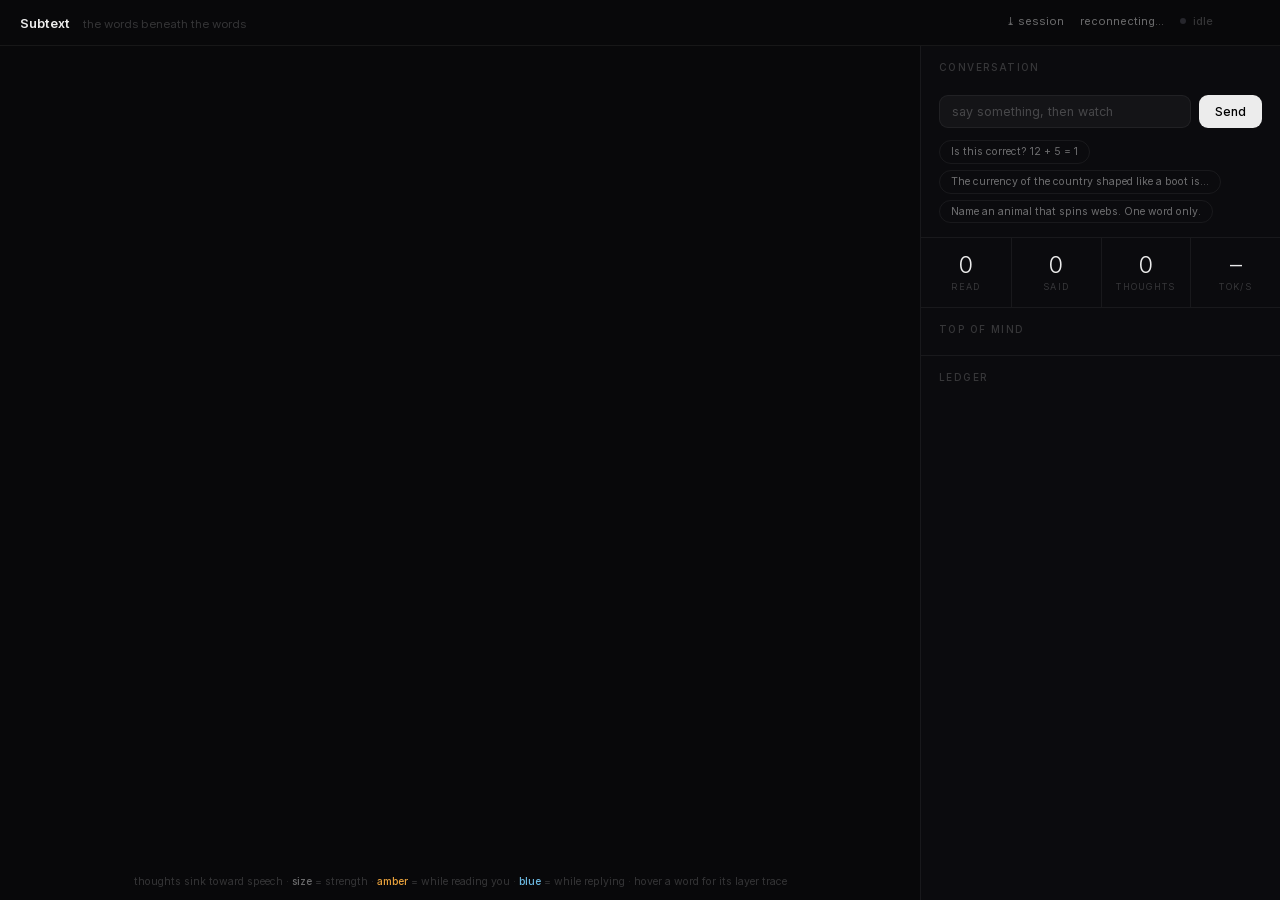
<file: docs/index.html>
<!DOCTYPE html>
<html lang="en">
<head>
<meta charset="utf-8">
<title>Subtext</title>
<meta name="viewport" content="width=device-width, initial-scale=1">
<link href="assets/fonts/fonts.css" rel="stylesheet">
<style>
  :root {
    --bg: #08080a; --panel: #0b0b0e; --hair: rgba(255,255,255,.06);
    --ink: rgba(255,255,255,.92); --dim: rgba(255,255,255,.40); --faint: rgba(255,255,255,.18);
    --read: #e8a13c; --think: #6cb8e0;
    --sans: "Inter", "Segoe UI", system-ui, sans-serif;
    --mono: "Cascadia Code", "Consolas", monospace;
    --serif: "Source Serif 4", Georgia, serif;
  }
  * { box-sizing: border-box; margin: 0; }
  html, body { height: 100%; height: 100dvh; overflow: hidden; background: var(--bg); }
  body { font: 13px/1.5 var(--sans); color: var(--ink);
         display: flex; flex-direction: column; -webkit-font-smoothing: antialiased; }

  /* ---------- header ---------- */
  #hdr { display: flex; align-items: baseline; gap: 14px; height: 46px; flex: none;
         padding: 14px 20px 0; border-bottom: 1px solid var(--hair); user-select: none; }
  #hdr .mark { font-size: 13px; font-weight: 600; letter-spacing: .01em; }
  #hdr .sub { font-size: 11.5px; color: var(--faint); font-weight: 400; }
  #hdr .right { margin-left: auto; display: flex; align-items: center; gap: 16px;
                font-size: 11px; color: var(--dim); transform: translateY(-3px); }
  #conn { font-feature-settings: "tnum"; }
  #phase { display: flex; align-items: center; gap: 7px; min-width: 80px;
           font-size: 11px; font-weight: 500; color: var(--faint); }
  #phase .dot { width: 6px; height: 6px; border-radius: 50%; background: #26262c;
                transition: background .3s; }
  #phase.reading { color: var(--read); }
  #phase.reading .dot { background: var(--read); animation: pulse 1.2s ease-in-out infinite; }
  #phase.thinking { color: var(--think); }
  #phase.thinking .dot { background: var(--think); animation: pulse 1.2s ease-in-out infinite; }
  @keyframes pulse { 50% { opacity: .3 } }

  /* ---------- layout ---------- */
  #main { flex: 1; display: flex; min-height: 0; }
  #stage { position: relative; flex: 1; min-width: 0; }
  #mind { position: absolute; inset: 0; }
  #foot { position: absolute; left: 0; right: 0; bottom: 10px; text-align: center;
          font-size: 10.5px; color: var(--faint); user-select: none; pointer-events: none; }
  #foot b { color: var(--dim); font-weight: 500; }

  /* inspector */
  #inspect { position: absolute; top: 16px; left: 16px; width: 240px; display: none;
             background: rgba(11,11,14,.88); border: 1px solid var(--hair); border-radius: 12px;
             padding: 14px 16px 12px; backdrop-filter: blur(18px); z-index: 4; }
  #inspect h3 { font: italic 500 21px var(--serif); margin-bottom: 8px; }
  #inspect .kv { display: flex; justify-content: space-between; font-size: 11px;
                 color: var(--dim); padding: 3px 0; }
  #inspect .kv b { color: var(--ink); font-weight: 500; font-feature-settings: "tnum"; }
  #inspect canvas { width: 100%; height: 44px; margin-top: 8px; opacity: .85; }
  #inspect .x { position: absolute; top: 8px; right: 12px; cursor: pointer;
                color: var(--faint); font-size: 12px; }
  #inspect .x:hover { color: var(--ink); }

  /* ---------- console ---------- */
  #console { width: 360px; flex: none; border-left: 1px solid var(--hair);
             background: var(--panel); display: flex; flex-direction: column; min-height: 0; }
  .cap { font-size: 10px; letter-spacing: .14em; text-transform: uppercase;
         color: var(--faint); font-weight: 500; padding: 14px 18px 8px; user-select: none; }

  /* chat */
  #chat { display: flex; flex-direction: column; max-height: 40%; border-bottom: 1px solid var(--hair); }
  #log { overflow-y: auto; padding: 0 18px; scrollbar-width: thin;
         scrollbar-color: rgba(255,255,255,.10) transparent; }
  .msg { padding: 8px 0 9px; border-bottom: 1px solid rgba(255,255,255,.035); }
  .msg:last-child { border-bottom: 0; }
  .msg .who { font-size: 9px; letter-spacing: .14em; text-transform: uppercase;
              color: var(--faint); font-weight: 600; margin-bottom: 3px; }
  .msg.user .who { color: color-mix(in srgb, var(--read) 70%, transparent); }
  .msg.bot .who { color: color-mix(in srgb, var(--think) 70%, transparent); }
  .msg .body { font-size: 12.5px; line-height: 1.55; white-space: pre-wrap;
               word-break: break-word; color: rgba(255,255,255,.78); }
  .msg.user .body .read { color: var(--read); }
  #inrow { display: flex; gap: 8px; padding: 12px 18px 6px; }
  #inp { flex: 1; background: rgba(255,255,255,.04); border: 1px solid var(--hair);
         border-radius: 9px; outline: 0; color: var(--ink); font: 12.5px var(--sans);
         padding: 8px 12px; transition: border-color .15s; }
  #inp:focus { border-color: rgba(255,255,255,.18); }
  #inp::placeholder { color: rgba(255,255,255,.22); }
  #send { border: 0; border-radius: 9px; padding: 0 16px; cursor: pointer;
          background: rgba(255,255,255,.92); color: #000; font: 500 12px var(--sans); }
  #send:hover:not(:disabled) { background: #fff; }
  #send:disabled { opacity: .25; cursor: default; }
  #chips { display: flex; gap: 6px; padding: 6px 18px 14px; flex-wrap: wrap; }
  .chip { font-size: 10.5px; color: var(--dim); border: 1px solid var(--hair);
          border-radius: 999px; padding: 3px 11px; cursor: pointer;
          transition: all .15s; white-space: nowrap; overflow: hidden;
          text-overflow: ellipsis; max-width: 100%; }
  .chip:hover { color: var(--ink); border-color: rgba(255,255,255,.22); }

  /* stats */
  #stats { display: grid; grid-template-columns: repeat(4, 1fr);
           border-bottom: 1px solid var(--hair); }
  #stats .cell { padding: 12px 0 13px; text-align: center; }
  #stats .cell + .cell { border-left: 1px solid var(--hair); }
  #stats .n { font: 300 24px var(--sans); font-feature-settings: "tnum";
              color: var(--ink); letter-spacing: -.01em; }
  #stats .l { font-size: 9px; letter-spacing: .14em; text-transform: uppercase;
              color: var(--faint); margin-top: 1px; }

  /* top of mind */
  #topmind { border-bottom: 1px solid var(--hair); padding-bottom: 10px; }
  .tm-row { display: flex; align-items: center; gap: 10px; padding: 2.5px 18px; height: 22px; }
  .tm-row .w { font: italic 400 14px var(--serif); width: 104px; white-space: nowrap;
               overflow: hidden; text-overflow: ellipsis; cursor: pointer;
               color: rgba(255,255,255,.85); }
  .tm-row .w:hover { color: #fff; }
  .tm-row .bar { flex: 1; height: 2px; background: rgba(255,255,255,.05); border-radius: 1px; }
  .tm-row .bar i { display: block; height: 100%; border-radius: 1px; background: rgba(255,255,255,.75);
                   transition: width .18s ease-out; }
  .tm-row .d { font: 10px var(--mono); color: var(--faint); width: 28px; text-align: right; }

  /* ledger */
  #ledger-wrap { flex: 1; min-height: 0; display: flex; flex-direction: column; }
  #ledger { flex: 1; overflow-y: auto; padding: 0 0 10px; scrollbar-width: thin;
            scrollbar-color: rgba(255,255,255,.10) transparent; }
  .lg-row { display: flex; align-items: center; gap: 9px; padding: 2px 18px 2px 15px;
            white-space: nowrap; overflow: hidden; }
  .lg-row .ph { width: 2px; height: 12px; border-radius: 1px; flex: none; background: #222; }
  .lg-row.reading .ph { background: var(--read); }
  .lg-row.thinking .ph { background: var(--think); }
  .lg-row .tk { font: 10.5px var(--mono); color: rgba(255,255,255,.80);
                min-width: 70px; max-width: 70px; overflow: hidden;
                text-overflow: ellipsis; flex: none; }
  .lg-row .th { display: flex; gap: 10px; overflow: hidden; align-items: center; }
  .lg-row .th .t { display: flex; align-items: center; gap: 4px; flex: none; }
  .lg-row .th .t span { font: italic 400 11.5px var(--serif); color: rgba(255,255,255,.55); }
  .lg-row .th .t i { display: block; width: 16px; height: 2px;
                     background: rgba(255,255,255,.07); border-radius: 1px; position: relative; }
  .lg-row .th .t i b { position: absolute; inset: 0 auto 0 0; border-radius: 1px;
                       background: rgba(255,255,255,.55); }

  /* ---------- mobile: stack canvas above a scrolling console ---------- */
  @media (max-width: 760px) {
    #hdr { padding: 12px 14px 0; gap: 10px; }
    #hdr .sub, #export { display: none; }
    #main { flex-direction: column; }
    #stage { flex: none; height: 46dvh; }
    #foot { display: none; }
    #console { width: 100%; flex: 1; min-height: 0; overflow-y: auto;
               border-left: 0; border-top: 1px solid var(--line, rgba(255,255,255,.07)); }
    #chat { max-height: none; }
    #log { max-height: 30dvh; }
    #ledger-wrap { min-height: 200px; }
    #ledger { max-height: 300px; }
    #inspect { width: 200px; }
  }
</style>
</head>
<body>

<div id="hdr">
  <span class="mark">Subtext</span>
  <span class="sub">the words beneath the words</span>
  <div class="right">
    <span id="export" style="cursor:pointer" title="download this session as a replay file">⤓ session</span>
    <span id="conn">connecting…</span>
    <div id="phase"><span class="dot"></span><span id="phasetext">idle</span></div>
  </div>
</div>

<div id="main">
  <div id="stage">
    <canvas id="mind"></canvas>
    <div id="inspect">
      <span class="x">✕</span>
      <h3 id="in-word">—</h3>
      <div class="kv"><span>strength</span><b id="in-now">—</b></div>
      <div class="kv"><span>peak</span><b id="in-peak">—</b></div>
      <div class="kv"><span>depth</span><b id="in-depth">—</b></div>
      <div class="kv"><span>frames</span><b id="in-frames">—</b></div>
      <canvas id="in-spark" width="208" height="44"></canvas>
    </div>
    <div id="foot">
      thoughts sink toward speech · <b>size</b> = strength ·
      <b style="color:var(--read)">amber</b> = while reading you ·
      <b style="color:var(--think)">blue</b> = while replying · hover a word for its layer trace
    </div>
  </div>

  <div id="console">
    <div id="chat">
      <div class="cap">conversation</div>
      <div id="log"></div>
      <div id="inrow">
        <input id="inp" placeholder="say something, then watch" autocomplete="off">
        <button id="send">Send</button>
      </div>
      <div id="chips">
        <span class="chip">Is this correct? 12 + 5 = 1</span>
        <span class="chip">The currency of the country shaped like a boot is…</span>
        <span class="chip">Name an animal that spins webs. One word only.</span>
      </div>
    </div>

    <div id="stats">
      <div class="cell"><div class="n" id="s-read">0</div><div class="l">read</div></div>
      <div class="cell"><div class="n" id="s-said">0</div><div class="l">said</div></div>
      <div class="cell"><div class="n" id="s-thoughts">0</div><div class="l">thoughts</div></div>
      <div class="cell"><div class="n" id="s-tps">–</div><div class="l">tok/s</div></div>
    </div>

    <div id="topmind">
      <div class="cap">top of mind</div>
      <div id="tm-rows"></div>
    </div>

    <div id="ledger-wrap">
      <div class="cap">ledger</div>
      <div id="ledger"></div>
    </div>
  </div>
</div>

<script>
"use strict";
/* ---------------- word → silhouette ---------------- */
const EMOJI = {
  dog:"🐕",puppy:"🐕",cat:"🐈",kitten:"🐈",spider:"🕷️",ant:"🐜",bird:"🐦",fish:"🐟",
  horse:"🐎",cow:"🐄",pig:"🐖",mouse:"🐁",rat:"🐀",rabbit:"🐇",bunny:"🐇",fox:"🦊",
  bear:"🐻",panda:"🐼",koala:"🐨",tiger:"🐅",lion:"🦁",elephant:"🐘",monkey:"🐒",
  chicken:"🐔",penguin:"🐧",frog:"🐸",snake:"🐍",whale:"🐋",dolphin:"🐬",shark:"🦈",
  octopus:"🐙",butterfly:"🦋",bee:"🐝",turtle:"🐢",crab:"🦀",dragon:"🐉",wolf:"🐺",
  deer:"🦌",owl:"🦉",bat:"🦇",duck:"🦆",eagle:"🦅",swan:"🦢",peacock:"🦚",parrot:"🦜",
  flamingo:"🦩",squid:"🦑",shrimp:"🦐",lobster:"🦞",snail:"🐌",goat:"🐐",sheep:"🐑",
  camel:"🐪",giraffe:"🦒",zebra:"🦓",kangaroo:"🦘",hippo:"🦛",rhino:"🦏",gorilla:"🦍",
  sloth:"🦥",otter:"🦦",dinosaur:"🦖",unicorn:"🦄",dove:"🕊️",rooster:"🐓",turkey:"🦃",
  hamster:"🐹",hedgehog:"🦔",
  apple:"🍎",orange:"🍊",banana:"🍌",grape:"🍇",grapes:"🍇",lemon:"🍋",cherry:"🍒",
  peach:"🍑",pear:"🍐",pineapple:"🍍",mango:"🥭",strawberry:"🍓",melon:"🍈",
  watermelon:"🍉",coconut:"🥥",kiwi:"🥝",tomato:"🍅",avocado:"🥑",eggplant:"🍆",
  potato:"🥔",carrot:"🥕",corn:"🌽",pepper:"🌶️",cucumber:"🥒",broccoli:"🥦",
  mushroom:"🍄",peanut:"🥜",bread:"🍞",cheese:"🧀",egg:"🥚",bacon:"🥓",pizza:"🍕",
  burger:"🍔",fries:"🍟",hotdog:"🌭",taco:"🌮",sushi:"🍣",ramen:"🍜",cake:"🍰",
  cookie:"🍪",donut:"🍩",candy:"🍬",chocolate:"🍫",popcorn:"🍿",coffee:"☕",tea:"🍵",
  milk:"🥛",beer:"🍺",wine:"🍷",
  sun:"☀️",moon:"🌙",star:"⭐",stars:"⭐",cloud:"☁️",rain:"🌧️",snow:"❄️",fire:"🔥",
  flame:"🔥",water:"💧",wave:"🌊",ocean:"🌊",sea:"🌊",tree:"🌳",forest:"🌲",palm:"🌴",
  cactus:"🌵",flower:"🌸",rose:"🌹",sunflower:"🌻",tulip:"🌷",leaf:"🍁",mountain:"⛰️",
  volcano:"🌋",earth:"🌍",world:"🌍",globe:"🌍",planet:"🪐",rainbow:"🌈",lightning:"⚡",
  thunder:"⚡",tornado:"🌪️",comet:"☄️",plant:"🌱",clover:"🍀",
  car:"🚗",taxi:"🚕",bus:"🚌",truck:"🚚",tractor:"🚜",train:"🚂",plane:"✈️",
  airplane:"✈️",rocket:"🚀",ship:"🚢",boat:"⛵",bike:"🚲",bicycle:"🚲",
  motorcycle:"🏍️",helicopter:"🚁",anchor:"⚓",house:"🏠",home:"🏠",castle:"🏰",
  church:"⛪",tent:"⛺",factory:"🏭",bridge:"🌉",tower:"🗼",statue:"🗽",
  key:"🔑",lock:"🔒",book:"📖",books:"📚",phone:"📱",telephone:"☎️",computer:"💻",
  laptop:"💻",robot:"🤖",clock:"🕐",watch:"⌚",hourglass:"⏳",money:"💰",dollar:"💵",
  coin:"🪙",gift:"🎁",balloon:"🎈",kite:"🪁",music:"🎵",note:"🎵",guitar:"🎸",
  piano:"🎹",violin:"🎻",trumpet:"🎺",drum:"🥁",microphone:"🎤",bell:"🔔",camera:"📷",
  television:"📺",candle:"🕯️",bulb:"💡",light:"💡",idea:"💡",umbrella:"☂️",
  glasses:"👓",crown:"👑",king:"👑",queen:"👑",ring:"💍",diamond:"💎",gem:"💎",
  sword:"🗡️",shield:"🛡️",hammer:"🔨",wrench:"🔧",scissors:"✂️",pencil:"✏️",pen:"🖊️",
  paint:"🎨",art:"🎨",magnet:"🧲",telescope:"🔭",microscope:"🔬",pill:"💊",soap:"🧼",
  broom:"🧹",box:"📦",package:"📦",mail:"✉️",letter:"✉️",map:"🗺️",compass:"🧭",
  soccer:"⚽",football:"🏈",basketball:"🏀",baseball:"⚾",tennis:"🎾",volleyball:"🏐",
  rugby:"🏉",golf:"⛳",bowling:"🎳",dart:"🎯",target:"🎯",trophy:"🏆",medal:"🏅",
  dice:"🎲",chess:"♟️",puzzle:"🧩",gamepad:"🎮",
  heart:"❤️",love:"❤️",brain:"🧠",mind:"🧠",eye:"👁️",eyes:"👀",ear:"👂",nose:"👃",
  mouth:"👄",lips:"👄",tongue:"👅",tooth:"🦷",bone:"🦴",hand:"✋",fist:"✊",foot:"🦶",
  muscle:"💪",skull:"💀",death:"💀",ghost:"👻",alien:"👽",clown:"🤡",baby:"👶",
  zombie:"🧟",wizard:"🧙",mermaid:"🧜",fairy:"🧚",santa:"🎅",kiss:"💋",
  hat:"🎩",shirt:"👕",dress:"👗",shoe:"👟",boot:"👢",sock:"🧦",scarf:"🧣",glove:"🧤",
  bag:"👜",backpack:"🎒",necktie:"👔",
  night:"🌙",morning:"🌅",sunrise:"🌅",sunset:"🌇",spring:"🌸",summer:"☀️",
  autumn:"🍁",fall:"🍁",winter:"❄️",christmas:"🎄",halloween:"🎃",pumpkin:"🎃",
  party:"🎉",birthday:"🎂",sleep:"💤",dream:"💤",
  france:"🥖",paris:"🗼",japan:"🗻",italy:"🍕",egypt:"🐪",
  warning:"⚠️",danger:"⚠️",infinity:"♾️",peace:"☮️",atom:"⚛️",dna:"🧬",virus:"🦠",
  magic:"✨",sparkle:"✨",bomb:"💣",crystal:"🔮",feather:"🪶",web:"🕸️",net:"🕸️",
};
const emojiFor = w => EMOJI[w] || (w.endsWith("s") ? EMOJI[w.slice(0, -1)] : null) || null;

/* ---------------- canvas ---------------- */
const stage = document.getElementById("stage");
const canvas = document.getElementById("mind");
const ctx = canvas.getContext("2d");
let W = 0, H = 0, DPR = 1;
function resize() {
  DPR = Math.min(window.devicePixelRatio || 1, 2);
  W = stage.clientWidth; H = stage.clientHeight;
  canvas.width = W * DPR; canvas.height = H * DPR;
  ctx.setTransform(DPR, 0, 0, DPR, 0, 0);
}
window.addEventListener("resize", resize);

const lerp = (a, b, t) => a + (b - a) * t;
const SERIF = '"Source Serif 4", Georgia, serif';
const MONO = '"Cascadia Code", Consolas, monospace';
function hash(s) { let h = 2166136261; for (const c of s) { h ^= c.charCodeAt(0); h = Math.imul(h, 16777619); } return (h >>> 0) / 4294967295; }

const RAIL_TOP = 0.10, RAIL_BOT = 0.88;
let RAILS = [], nLayersG = 32;
function layoutRails(layers, n) { nLayersG = n; RAILS = layers.map(l => ({ layer: l, frac: l / (n - 1) })); }
const railY = f => H * lerp(RAIL_TOP, RAIL_BOT, f);

/* absolute strength mapping — a weak thought LOOKS weak (honest display) */
const strength = p => Math.min(1, Math.pow(p, 0.45) * 1.05);

/* ---------------- calligram ---------------- */
function buildCalligram(word, emoji) {
  const S = 420, off = document.createElement("canvas");
  off.width = S; off.height = S;
  const c = off.getContext("2d", { willReadFrequently: true });
  c.font = '340px "Segoe UI Emoji", sans-serif';
  c.textAlign = "center"; c.textBaseline = "middle";
  c.fillText(emoji, S / 2, S / 2 + 20);
  const img = c.getImageData(0, 0, S, S).data;
  const CELL = 3, GW = Math.ceil(S / CELL);
  const mask = new Uint8Array(GW * GW), occ = new Uint8Array(GW * GW);
  let count = 0;
  for (let gy = 0; gy < GW; gy++) for (let gx = 0; gx < GW; gx++)
    if (img[((gy * CELL + 1) * S + gx * CELL + 1) * 4 + 3] > 100) { mask[gy * GW + gx] = 1; count++; }
  if (count < 400) return null;
  const placements = [];
  const fits = (x0, y0, w, h) => {
    if (x0 < 0 || y0 < 0 || x0 + w >= S || y0 + h >= S) return false;
    for (let y = y0; y <= y0 + h; y += CELL) for (let x = x0; x <= x0 + w; x += CELL) {
      const i = ((y / CELL) | 0) * GW + ((x / CELL) | 0);
      if (!mask[i] || occ[i]) return false;
    }
    return true;
  };
  const mark = (x0, y0, w, h) => {
    for (let y = y0; y <= y0 + h; y += CELL) for (let x = x0; x <= x0 + w; x += CELL)
      occ[((y / CELL) | 0) * GW + ((x / CELL) | 0)] = 1;
  };
  for (const size of [36, 30, 25, 21, 17, 14, 11, 9]) {
    c.font = `italic ${size}px ${SERIF}`;
    const w = c.measureText(word).width, h = size * 0.72;
    for (let t = 0, T = size > 20 ? 220 : 420; t < T; t++) {
      const x = (Math.random() * (S - w)) | 0, y = (Math.random() * (S - h)) | 0;
      if (fits(x, y, w, h)) { placements.push({ x: x + w / 2, y: y + h / 2, size, a: .45 + Math.random() * .55 }); mark(x, y, w, h); }
    }
  }
  return placements.length > 25 ? { placements, S } : null;
}

/* ---------------- field ---------------- */
const MAX_VISIBLE = 10;
const field = {
  thoughts: new Map(), pulses: [],
  dominant: { word: null, run: 0 }, lastCalligram: new Map(),
  totalSeen: 0, selected: null, hovered: null,

  applyFrame(f) {
    for (const t of this.thoughts.values()) t.target *= 0.78;
    for (const th of f.thoughts) {
      if (th.w.length < 3) continue;
      const v = strength(th.p);
      if (v < 0.14) continue;
      let t = this.thoughts.get(th.w);
      if (!t) {
        this.totalSeen++;
        t = { word: th.w, s: 0, target: 0, depth: th.d, prof: [],
              x: W * (0.14 + 0.72 * hash(th.w)), seed: hash(th.w + "~") * 1000,
              peak: 0, frames: 0, hist: [], phase: f.phase,
              calligram: null, calligramAlpha: 0 };
        this.thoughts.set(th.w, t);
      }
      if (v - t.target > 0.35 && v > 0.55)
        this.pulses.push({ x: t.x, y: railY(t.depth), r: 8, a: .4 });
      t.target = Math.max(t.target, v);
      t.depth = lerp(t.depth, th.d, 0.35);
      t.prof = th.prof || [];
      t.peak = Math.max(t.peak, v); t.frames++; t.phase = f.phase;
    }
    // keep only the strongest MAX_VISIBLE alive
    const all = [...this.thoughts.values()].sort((a, b) => b.target - a.target);
    for (let i = MAX_VISIBLE; i < all.length; i++) all[i].target = 0;
    for (const t of all) { t.hist.push(t.target); if (t.hist.length > 90) t.hist.shift(); }

    const top = all[0];
    if (top && top.target > 0.6 && emojiFor(top.word)) {
      this.dominant = top.word === this.dominant.word
        ? { word: top.word, run: this.dominant.run + 1 } : { word: top.word, run: 1 };
      if (this.dominant.run >= 5 && !top.calligram &&
          Date.now() - (this.lastCalligram.get(top.word) || 0) > 25000) {
        top.calligram = buildCalligram(top.word, emojiFor(top.word));
        this.lastCalligram.set(top.word, Date.now());
      }
    } else this.dominant = { word: null, run: 0 };
  },

  /* relaxation: push overlapping words apart along their rails */
  relax(list) {
    for (let k = 0; k < 4; k++) for (let i = 0; i < list.length; i++) for (let j = i + 1; j < list.length; j++) {
      const a = list[i], b = list[j];
      const ay = railY(a.depth), by = railY(b.depth);
      const vh = (a.size + b.size) * 0.58;
      if (Math.abs(ay - by) > vh) continue;
      const need = (a.w + b.w) / 2 + 26;
      const dx = b.x - a.x;
      if (Math.abs(dx) < need) {
        const push = (need - Math.abs(dx)) / 2 * (dx >= 0 ? 1 : -1);
        a.x -= push * 0.25; b.x += push * 0.25;
      }
    }
    for (const t of list) t.x = Math.max(80, Math.min(W - 50, t.x));
  },

  render(now) {
    ctx.clearRect(0, 0, W, H);

    // rails — hairline guides with quiet labels
    ctx.font = `10px ${MONO}`;
    ctx.textAlign = "left"; ctx.textBaseline = "middle";
    for (const r of RAILS) {
      const y = railY(r.frac);
      ctx.strokeStyle = "rgba(255,255,255,0.07)";
      ctx.lineWidth = 1;
      ctx.beginPath(); ctx.moveTo(52, y + .5); ctx.lineTo(W - 20, y + .5); ctx.stroke();
      ctx.fillStyle = "rgba(255,255,255,0.22)";
      ctx.fillText("L" + r.layer, 18, y);
    }
    if (RAILS.length) {
      ctx.fillStyle = "rgba(255,255,255,0.26)";
      ctx.font = `10px var(--sans), sans-serif`;
      ctx.font = `10px Inter, sans-serif`;
      ctx.fillText("perception", 52, railY(RAILS[0].frac) - 12);
      ctx.fillText("speech", 52, railY(RAILS[RAILS.length - 1].frac) + 13);
    }

    const list = [...this.thoughts.values()];
    for (const t of list) {
      t.s = lerp(t.s, t.target, 0.10);
      if (t.s < 0.015 && t.target < 0.015) {
        if (this.selected === t) { this.selected = null; inspectEl.style.display = "none"; }
        this.thoughts.delete(t.word);
        continue;
      }
      t.size = 13 + Math.pow(t.s, 0.8) * 46;
      ctx.font = `italic 400 ${t.size.toFixed(1)}px ${SERIF}`;
      t.w = ctx.measureText(t.word).width;
      t.calligramAlpha = lerp(t.calligramAlpha, t.calligram && t.s > 0.30 ? 1 : 0, 0.05);
    }
    const vis = list.filter(t => t.s >= 0.015).sort((a, b) => a.s - b.s);
    this.relax(vis);

    // pulses
    this.pulses = this.pulses.filter(p => p.a > 0.02);
    for (const p of this.pulses) {
      p.r += 1.5; p.a *= 0.94;
      ctx.strokeStyle = `rgba(210,220,245,${p.a.toFixed(3)})`;
      ctx.lineWidth = 1; ctx.beginPath(); ctx.arc(p.x, p.y, p.r, 0, 7); ctx.stroke();
    }

    // layer trace — only for the hovered/selected word (detail on demand)
    const focus = this.selected || this.hovered;
    if (focus && focus.prof.length && focus.s > 0.02) {
      const accent = focus.phase === "reading" ? "232,161,60" : "108,184,224";
      const pm = Math.max(...focus.prof.map(e => e[1]), 1e-9);
      ctx.strokeStyle = `rgba(${accent},0.35)`;
      ctx.lineWidth = 1; ctx.beginPath();
      focus.prof.forEach(([l], i) => {
        const ry = railY(l / (nLayersG - 1));
        i ? ctx.lineTo(focus.x, ry) : ctx.moveTo(focus.x, ry);
      });
      ctx.stroke();
      for (const [l, p] of focus.prof) {
        const ry = railY(l / (nLayersG - 1));
        ctx.fillStyle = `rgba(${accent},${(0.25 + 0.65 * p / pm).toFixed(3)})`;
        ctx.beginPath(); ctx.arc(focus.x, ry, 1.5 + 2.5 * Math.sqrt(p / pm), 0, 7); ctx.fill();
      }
    }

    // words
    ctx.textAlign = "center"; ctx.textBaseline = "middle";
    for (const t of vis) {
      const y = railY(t.depth) + Math.sin(t.seed + now * 0.00035) * 2.5;
      const d = t.depth;
      const isFocus = t === this.selected || t === this.hovered;
      const alpha = Math.min(1, t.s * (0.45 + 0.6 * d) + (isFocus ? 0.25 : 0));
      const wa = alpha * (1 - t.calligramAlpha);
      const tint = t.phase === "reading" ? [255, 232, 200] : [225, 240, 252];
      const cr = Math.round(lerp(tint[0] * .72, tint[0], d)),
            cg = Math.round(lerp(tint[1] * .72, tint[1], d)),
            cb = Math.round(lerp(tint[2] * .72, tint[2], d));
      if (wa > 0.012) {
        ctx.font = `italic 400 ${t.size.toFixed(1)}px ${SERIF}`;
        ctx.shadowColor = `rgba(${cr},${cg},${cb},0.55)`;
        ctx.shadowBlur = 3 + 10 * t.s;
        ctx.fillStyle = `rgba(${cr},${cg},${cb},${wa.toFixed(3)})`;
        ctx.fillText(t.word, t.x, y);
        ctx.shadowBlur = 0;
      }
      if (t.calligram && t.calligramAlpha > 0.02) {
        const k = (t.size * 3.6) / t.calligram.S;
        const br = 1 + Math.sin(now * 0.0016 + t.seed) * 0.02;
        ctx.save(); ctx.translate(t.x, y); ctx.scale(k * br, k * br);
        ctx.translate(-t.calligram.S / 2, -t.calligram.S / 2);
        for (const p of t.calligram.placements) {
          ctx.font = `italic ${p.size}px ${SERIF}`;
          ctx.fillStyle = `rgba(${cr},${cg},${cb},${(alpha * t.calligramAlpha * p.a).toFixed(3)})`;
          ctx.fillText(t.word, p.x, p.y);
        }
        ctx.restore();
      }
      t.hitY = y;
    }
  },
};

/* ---------------- pointer: hover + inspect ---------------- */
const inspectEl = document.getElementById("inspect");
const sparkEl = document.getElementById("in-spark");
function hitTest(mx, my) {
  let best = null, bd = 1e9;
  for (const t of field.thoughts.values()) {
    if (t.s < 0.04 || t.hitY === undefined) continue;
    if (Math.abs(mx - t.x) < t.w / 2 + 12 && Math.abs(my - t.hitY) < t.size / 2 + 8) {
      const dd = (mx - t.x) ** 2 + (my - t.hitY) ** 2;
      if (dd < bd) { bd = dd; best = t; }
    }
  }
  return best;
}
canvas.addEventListener("pointermove", e => {
  field.hovered = hitTest(e.offsetX, e.offsetY);
  canvas.style.cursor = field.hovered ? "pointer" : "default";
});
canvas.addEventListener("click", e => {
  field.selected = hitTest(e.offsetX, e.offsetY);
  inspectEl.style.display = field.selected ? "block" : "none";
});
document.querySelector("#inspect .x").onclick = () => {
  field.selected = null; inspectEl.style.display = "none";
};
function selectWord(w) {
  const t = field.thoughts.get(w);
  if (t) { field.selected = t; inspectEl.style.display = "block"; }
}
function renderInspect() {
  const t = field.selected;
  if (!t) return;
  document.getElementById("in-word").textContent = t.word;
  document.getElementById("in-now").textContent = t.s.toFixed(3);
  document.getElementById("in-peak").textContent = t.peak.toFixed(3);
  document.getElementById("in-depth").textContent =
    `L${Math.round(t.depth * (nLayersG - 1))} of ${nLayersG}`;
  document.getElementById("in-frames").textContent = t.frames;
  const c = sparkEl.getContext("2d");
  c.clearRect(0, 0, sparkEl.width, sparkEl.height);
  c.strokeStyle = "rgba(255,255,255,.55)"; c.lineWidth = 1; c.beginPath();
  t.hist.forEach((v, i) => {
    const x = i / 89 * sparkEl.width, y = sparkEl.height - 3 - v * (sparkEl.height - 6);
    i ? c.lineTo(x, y) : c.moveTo(x, y);
  });
  c.stroke();
}

/* ---------------- console ---------------- */
const log = document.getElementById("log"), inp = document.getElementById("inp"),
      send = document.getElementById("send"), phaseWrap = document.getElementById("phase"),
      phaseText = document.getElementById("phasetext"), conn = document.getElementById("conn"),
      ledger = document.getElementById("ledger"), tmRows = document.getElementById("tm-rows");
const history = [];
let busy = false, botBody = null, userSpans = null, readPtr = 0;
let nRead = 0, nSaid = 0, tpsWindow = [];

function addMsg(role, text) {
  const m = document.createElement("div"); m.className = "msg " + role;
  const who = document.createElement("div"); who.className = "who";
  who.textContent = role === "user" ? "you" : "model";
  const body = document.createElement("div"); body.className = "body";
  if (role === "user") {
    userSpans = []; readPtr = 0;
    for (const ch of text) {
      const s = document.createElement("span"); s.textContent = ch;
      body.appendChild(s); userSpans.push(s);
    }
  } else body.textContent = text;
  m.append(who, body); log.appendChild(m); log.scrollTop = log.scrollHeight;
  return body;
}
const setPhase = p => { phaseText.textContent = p; phaseWrap.className = p === "idle" ? "" : p; };
const stat = (id, v) => document.getElementById(id).textContent = v;

function ledgerRow(f) {
  const r = document.createElement("div"); r.className = "lg-row " + f.phase;
  const ph = document.createElement("span"); ph.className = "ph";
  const tk = document.createElement("span"); tk.className = "tk";
  tk.textContent = JSON.stringify(f.phase === "reading" ? f.tok : f.out).slice(1, -1) || "·";
  const th = document.createElement("span"); th.className = "th";
  for (const t of f.thoughts.slice(0, 3)) {
    const el = document.createElement("span"); el.className = "t";
    const word = document.createElement("span"); word.textContent = t.w;
    const bar = document.createElement("i"); const fill = document.createElement("b");
    fill.style.width = (strength(t.p) * 100).toFixed(0) + "%";
    bar.appendChild(fill); el.append(word, bar); th.appendChild(el);
  }
  r.append(ph, tk, th);
  const stick = ledger.scrollTop + ledger.clientHeight > ledger.scrollHeight - 40;
  ledger.appendChild(r);
  while (ledger.children.length > 220) ledger.firstChild.remove();
  if (stick) ledger.scrollTop = ledger.scrollHeight;
}

function renderTopMind() {
  const top = [...field.thoughts.values()].filter(t => t.s > 0.04)
    .sort((a, b) => b.s - a.s).slice(0, 7);
  tmRows.innerHTML = "";
  for (const t of top) {
    const r = document.createElement("div"); r.className = "tm-row";
    const w = document.createElement("span"); w.className = "w"; w.textContent = t.word;
    w.onclick = () => selectWord(t.word);
    const bar = document.createElement("span"); bar.className = "bar";
    const fill = document.createElement("i"); fill.style.width = (t.s * 100).toFixed(0) + "%";
    bar.appendChild(fill);
    const d = document.createElement("span"); d.className = "d";
    d.textContent = "L" + Math.round(t.depth * (nLayersG - 1));
    r.append(w, bar, d); tmRows.appendChild(r);
  }
  stat("s-thoughts", field.totalSeen);
}

/* ---------------- pacing ---------------- */
const queue = [];
let playTimer = null;
function pump() {
  if (playTimer) return;
  const step = () => {
    const f = queue.shift();
    if (!f) { playTimer = null; return; }
    playFrame(f);
    playTimer = setTimeout(step, f.phase === "reading" ? 90 : 60);
  };
  playTimer = setTimeout(step, 0);
}
function playFrame(f) {
  if (f.type === "done") {
    if (botBody) botBody.textContent = f.text;
    history.push({ role: "assistant", content: f.text });
    busy = false; send.disabled = false; botBody = null;
    setPhase("idle"); renderTopMind(); inp.focus();
    return;
  }
  setPhase(f.phase);
  field.applyFrame(f);
  ledgerRow(f);
  renderTopMind();
  tpsWindow.push(performance.now());
  tpsWindow = tpsWindow.filter(t => performance.now() - t < 3000);
  stat("s-tps", (tpsWindow.length / 3).toFixed(1));
  if (f.phase === "reading") {
    nRead++; stat("s-read", nRead);
    if (userSpans && readPtr < userSpans.length) {
      const rest = userSpans.slice(readPtr).map(s => s.textContent).join("");
      let tok = f.tok || "";
      if (!rest.startsWith(tok)) tok = tok.replace(/^\s+/, "");
      if (tok && rest.startsWith(tok))
        for (let i = 0; i < tok.length; i++, readPtr++)
          userSpans[readPtr].classList.add("read");
    }
  }
  if (f.phase === "thinking" && f.out) {
    nSaid++; stat("s-said", nSaid);
    if (!botBody) botBody = addMsg("bot", "");
    botBody.textContent += f.out;
    log.scrollTop = log.scrollHeight;
  }
}

/* ---------------- websocket / replay ---------------- */
let ws;
const WS_URL = location.protocol === "file:" || !location.host
  ? "ws://127.0.0.1:8765/ws" : `ws://${location.host}/ws`;
const REPLAY = new URLSearchParams(location.search).get("replay")
  || (location.host.endsWith("github.io") ? "demo_session.json" : null);
const recorded = [];

function connect() {
  ws = new WebSocket(WS_URL);
  ws.onopen = () => { conn.textContent = "…"; };
  ws.onclose = () => { conn.textContent = "reconnecting…"; setTimeout(connect, 1500); };
  ws.onmessage = ev => {
    const m = JSON.parse(ev.data);
    recorded.push(m);
    if (m.type === "hello") {
      layoutRails(m.layers, m.n_layers);
      conn.textContent = `${m.model} · ${m.layers.length} lens layers`;
      return;
    }
    queue.push(m); pump();
  };
}
function submit(text) {
  if (busy || !text.trim() || !ws || ws.readyState !== 1) return;
  busy = true; send.disabled = true;
  addMsg("user", text);
  history.push({ role: "user", content: text });
  recorded.push({ type: "user", text });
  ws.send(JSON.stringify({ type: "chat", messages: history }));
  inp.value = "";
}
send.onclick = () => submit(inp.value);
inp.addEventListener("keydown", e => { if (e.key === "Enter") submit(inp.value); });
document.querySelectorAll(".chip").forEach(c => c.addEventListener("click", () => submit(c.textContent)));

document.getElementById("export").onclick = () => {
  if (!recorded.some(m => m.type === "frame")) { alert("nothing recorded yet — have a conversation first"); return; }
  const blob = new Blob([JSON.stringify(recorded)], { type: "application/json" });
  const a = document.createElement("a");
  a.href = URL.createObjectURL(blob); a.download = "session.json"; a.click();
};

/* replay: play back an exported session with live pacing, then loop */
function resetAll() {
  log.innerHTML = ""; history.length = 0; botBody = null; userSpans = null; readPtr = 0;
  nRead = 0; nSaid = 0; field.thoughts.clear(); field.totalSeen = 0;
  field.selected = null; field.hovered = null; inspectEl.style.display = "none";
  ledger.innerHTML = ""; tmRows.innerHTML = "";
  stat("s-read", 0); stat("s-said", 0); stat("s-thoughts", 0);
}
async function startReplay(url) {
  conn.textContent = "loading replay…";
  inp.disabled = true; inp.placeholder = "this is a replay — clone the repo to run it live";
  send.disabled = true;
  document.getElementById("export").style.display = "none";
  document.getElementById("chips").style.display = "none";
  let events;
  try { events = await (await fetch(url)).json(); }
  catch { conn.textContent = "replay file not found"; return; }
  let i = 0;
  const step = () => {
    if (i >= events.length) { setTimeout(() => { resetAll(); i = 0; step(); }, 3500); return; }
    const m = events[i++];
    if (m.type === "hello") {
      layoutRails(m.layers, m.n_layers);
      conn.textContent = `${m.model} · replay`;
      step();
    } else if (m.type === "user") {
      addMsg("user", m.text); setTimeout(step, 900);
    } else if (m.type === "frame") {
      playFrame(m); setTimeout(step, m.phase === "reading" ? 90 : 60);
    } else if (m.type === "done") {
      playFrame(m); setTimeout(step, 1600);
    } else step();
  };
  step();
}

/* ---------------- loop ---------------- */
resize();
if (REPLAY) startReplay(REPLAY); else connect();
(function loop(now) {
  field.render(now || 0);
  if (field.selected) renderInspect();
  requestAnimationFrame(loop);
})(0);
</script>
</body>
</html>
</file>
<file: assets/fonts/fonts.css>
/* cyrillic-ext */
@font-face {
  font-family: 'Inter';
  font-style: normal;
  font-weight: 300;
  font-display: swap;
  src: url(UcC73FwrK3iLTeHuS_nVMrMxCp50SjIa2JL7W0Q5n-wU.woff2) format('woff2');
  unicode-range: U+0460-052F, U+1C80-1C8A, U+20B4, U+2DE0-2DFF, U+A640-A69F, U+FE2E-FE2F;
}
/* cyrillic */
@font-face {
  font-family: 'Inter';
  font-style: normal;
  font-weight: 300;
  font-display: swap;
  src: url(UcC73FwrK3iLTeHuS_nVMrMxCp50SjIa0ZL7W0Q5n-wU.woff2) format('woff2');
  unicode-range: U+0301, U+0400-045F, U+0490-0491, U+04B0-04B1, U+2116;
}
/* greek-ext */
@font-face {
  font-family: 'Inter';
  font-style: normal;
  font-weight: 300;
  font-display: swap;
  src: url(UcC73FwrK3iLTeHuS_nVMrMxCp50SjIa2ZL7W0Q5n-wU.woff2) format('woff2');
  unicode-range: U+1F00-1FFF;
}
/* greek */
@font-face {
  font-family: 'Inter';
  font-style: normal;
  font-weight: 300;
  font-display: swap;
  src: url(UcC73FwrK3iLTeHuS_nVMrMxCp50SjIa1pL7W0Q5n-wU.woff2) format('woff2');
  unicode-range: U+0370-0377, U+037A-037F, U+0384-038A, U+038C, U+038E-03A1, U+03A3-03FF;
}
/* vietnamese */
@font-face {
  font-family: 'Inter';
  font-style: normal;
  font-weight: 300;
  font-display: swap;
  src: url(UcC73FwrK3iLTeHuS_nVMrMxCp50SjIa2pL7W0Q5n-wU.woff2) format('woff2');
  unicode-range: U+0102-0103, U+0110-0111, U+0128-0129, U+0168-0169, U+01A0-01A1, U+01AF-01B0, U+0300-0301, U+0303-0304, U+0308-0309, U+0323, U+0329, U+1EA0-1EF9, U+20AB;
}
/* latin-ext */
@font-face {
  font-family: 'Inter';
  font-style: normal;
  font-weight: 300;
  font-display: swap;
  src: url(UcC73FwrK3iLTeHuS_nVMrMxCp50SjIa25L7W0Q5n-wU.woff2) format('woff2');
  unicode-range: U+0100-02BA, U+02BD-02C5, U+02C7-02CC, U+02CE-02D7, U+02DD-02FF, U+0304, U+0308, U+0329, U+1D00-1DBF, U+1E00-1E9F, U+1EF2-1EFF, U+2020, U+20A0-20AB, U+20AD-20C4, U+2113, U+2C60-2C7F, U+A720-A7FF;
}
/* latin */
@font-face {
  font-family: 'Inter';
  font-style: normal;
  font-weight: 300;
  font-display: swap;
  src: url(UcC73FwrK3iLTeHuS_nVMrMxCp50SjIa1ZL7W0Q5nw.woff2) format('woff2');
  unicode-range: U+0000-00FF, U+0131, U+0152-0153, U+02BB-02BC, U+02C6, U+02DA, U+02DC, U+0304, U+0308, U+0329, U+2000-206F, U+20AC, U+2122, U+2191, U+2193, U+2212, U+2215, U+FEFF, U+FFFD;
}
/* cyrillic-ext */
@font-face {
  font-family: 'Inter';
  font-style: normal;
  font-weight: 400;
  font-display: swap;
  src: url(UcC73FwrK3iLTeHuS_nVMrMxCp50SjIa2JL7W0Q5n-wU.woff2) format('woff2');
  unicode-range: U+0460-052F, U+1C80-1C8A, U+20B4, U+2DE0-2DFF, U+A640-A69F, U+FE2E-FE2F;
}
/* cyrillic */
@font-face {
  font-family: 'Inter';
  font-style: normal;
  font-weight: 400;
  font-display: swap;
  src: url(UcC73FwrK3iLTeHuS_nVMrMxCp50SjIa0ZL7W0Q5n-wU.woff2) format('woff2');
  unicode-range: U+0301, U+0400-045F, U+0490-0491, U+04B0-04B1, U+2116;
}
/* greek-ext */
@font-face {
  font-family: 'Inter';
  font-style: normal;
  font-weight: 400;
  font-display: swap;
  src: url(UcC73FwrK3iLTeHuS_nVMrMxCp50SjIa2ZL7W0Q5n-wU.woff2) format('woff2');
  unicode-range: U+1F00-1FFF;
}
/* greek */
@font-face {
  font-family: 'Inter';
  font-style: normal;
  font-weight: 400;
  font-display: swap;
  src: url(UcC73FwrK3iLTeHuS_nVMrMxCp50SjIa1pL7W0Q5n-wU.woff2) format('woff2');
  unicode-range: U+0370-0377, U+037A-037F, U+0384-038A, U+038C, U+038E-03A1, U+03A3-03FF;
}
/* vietnamese */
@font-face {
  font-family: 'Inter';
  font-style: normal;
  font-weight: 400;
  font-display: swap;
  src: url(UcC73FwrK3iLTeHuS_nVMrMxCp50SjIa2pL7W0Q5n-wU.woff2) format('woff2');
  unicode-range: U+0102-0103, U+0110-0111, U+0128-0129, U+0168-0169, U+01A0-01A1, U+01AF-01B0, U+0300-0301, U+0303-0304, U+0308-0309, U+0323, U+0329, U+1EA0-1EF9, U+20AB;
}
/* latin-ext */
@font-face {
  font-family: 'Inter';
  font-style: normal;
  font-weight: 400;
  font-display: swap;
  src: url(UcC73FwrK3iLTeHuS_nVMrMxCp50SjIa25L7W0Q5n-wU.woff2) format('woff2');
  unicode-range: U+0100-02BA, U+02BD-02C5, U+02C7-02CC, U+02CE-02D7, U+02DD-02FF, U+0304, U+0308, U+0329, U+1D00-1DBF, U+1E00-1E9F, U+1EF2-1EFF, U+2020, U+20A0-20AB, U+20AD-20C4, U+2113, U+2C60-2C7F, U+A720-A7FF;
}
/* latin */
@font-face {
  font-family: 'Inter';
  font-style: normal;
  font-weight: 400;
  font-display: swap;
  src: url(UcC73FwrK3iLTeHuS_nVMrMxCp50SjIa1ZL7W0Q5nw.woff2) format('woff2');
  unicode-range: U+0000-00FF, U+0131, U+0152-0153, U+02BB-02BC, U+02C6, U+02DA, U+02DC, U+0304, U+0308, U+0329, U+2000-206F, U+20AC, U+2122, U+2191, U+2193, U+2212, U+2215, U+FEFF, U+FFFD;
}
/* cyrillic-ext */
@font-face {
  font-family: 'Inter';
  font-style: normal;
  font-weight: 500;
  font-display: swap;
  src: url(UcC73FwrK3iLTeHuS_nVMrMxCp50SjIa2JL7W0Q5n-wU.woff2) format('woff2');
  unicode-range: U+0460-052F, U+1C80-1C8A, U+20B4, U+2DE0-2DFF, U+A640-A69F, U+FE2E-FE2F;
}
/* cyrillic */
@font-face {
  font-family: 'Inter';
  font-style: normal;
  font-weight: 500;
  font-display: swap;
  src: url(UcC73FwrK3iLTeHuS_nVMrMxCp50SjIa0ZL7W0Q5n-wU.woff2) format('woff2');
  unicode-range: U+0301, U+0400-045F, U+0490-0491, U+04B0-04B1, U+2116;
}
/* greek-ext */
@font-face {
  font-family: 'Inter';
  font-style: normal;
  font-weight: 500;
  font-display: swap;
  src: url(UcC73FwrK3iLTeHuS_nVMrMxCp50SjIa2ZL7W0Q5n-wU.woff2) format('woff2');
  unicode-range: U+1F00-1FFF;
}
/* greek */
@font-face {
  font-family: 'Inter';
  font-style: normal;
  font-weight: 500;
  font-display: swap;
  src: url(UcC73FwrK3iLTeHuS_nVMrMxCp50SjIa1pL7W0Q5n-wU.woff2) format('woff2');
  unicode-range: U+0370-0377, U+037A-037F, U+0384-038A, U+038C, U+038E-03A1, U+03A3-03FF;
}
/* vietnamese */
@font-face {
  font-family: 'Inter';
  font-style: normal;
  font-weight: 500;
  font-display: swap;
  src: url(UcC73FwrK3iLTeHuS_nVMrMxCp50SjIa2pL7W0Q5n-wU.woff2) format('woff2');
  unicode-range: U+0102-0103, U+0110-0111, U+0128-0129, U+0168-0169, U+01A0-01A1, U+01AF-01B0, U+0300-0301, U+0303-0304, U+0308-0309, U+0323, U+0329, U+1EA0-1EF9, U+20AB;
}
/* latin-ext */
@font-face {
  font-family: 'Inter';
  font-style: normal;
  font-weight: 500;
  font-display: swap;
  src: url(UcC73FwrK3iLTeHuS_nVMrMxCp50SjIa25L7W0Q5n-wU.woff2) format('woff2');
  unicode-range: U+0100-02BA, U+02BD-02C5, U+02C7-02CC, U+02CE-02D7, U+02DD-02FF, U+0304, U+0308, U+0329, U+1D00-1DBF, U+1E00-1E9F, U+1EF2-1EFF, U+2020, U+20A0-20AB, U+20AD-20C4, U+2113, U+2C60-2C7F, U+A720-A7FF;
}
/* latin */
@font-face {
  font-family: 'Inter';
  font-style: normal;
  font-weight: 500;
  font-display: swap;
  src: url(UcC73FwrK3iLTeHuS_nVMrMxCp50SjIa1ZL7W0Q5nw.woff2) format('woff2');
  unicode-range: U+0000-00FF, U+0131, U+0152-0153, U+02BB-02BC, U+02C6, U+02DA, U+02DC, U+0304, U+0308, U+0329, U+2000-206F, U+20AC, U+2122, U+2191, U+2193, U+2212, U+2215, U+FEFF, U+FFFD;
}
/* cyrillic-ext */
@font-face {
  font-family: 'Inter';
  font-style: normal;
  font-weight: 600;
  font-display: swap;
  src: url(UcC73FwrK3iLTeHuS_nVMrMxCp50SjIa2JL7W0Q5n-wU.woff2) format('woff2');
  unicode-range: U+0460-052F, U+1C80-1C8A, U+20B4, U+2DE0-2DFF, U+A640-A69F, U+FE2E-FE2F;
}
/* cyrillic */
@font-face {
  font-family: 'Inter';
  font-style: normal;
  font-weight: 600;
  font-display: swap;
  src: url(UcC73FwrK3iLTeHuS_nVMrMxCp50SjIa0ZL7W0Q5n-wU.woff2) format('woff2');
  unicode-range: U+0301, U+0400-045F, U+0490-0491, U+04B0-04B1, U+2116;
}
/* greek-ext */
@font-face {
  font-family: 'Inter';
  font-style: normal;
  font-weight: 600;
  font-display: swap;
  src: url(UcC73FwrK3iLTeHuS_nVMrMxCp50SjIa2ZL7W0Q5n-wU.woff2) format('woff2');
  unicode-range: U+1F00-1FFF;
}
/* greek */
@font-face {
  font-family: 'Inter';
  font-style: normal;
  font-weight: 600;
  font-display: swap;
  src: url(UcC73FwrK3iLTeHuS_nVMrMxCp50SjIa1pL7W0Q5n-wU.woff2) format('woff2');
  unicode-range: U+0370-0377, U+037A-037F, U+0384-038A, U+038C, U+038E-03A1, U+03A3-03FF;
}
/* vietnamese */
@font-face {
  font-family: 'Inter';
  font-style: normal;
  font-weight: 600;
  font-display: swap;
  src: url(UcC73FwrK3iLTeHuS_nVMrMxCp50SjIa2pL7W0Q5n-wU.woff2) format('woff2');
  unicode-range: U+0102-0103, U+0110-0111, U+0128-0129, U+0168-0169, U+01A0-01A1, U+01AF-01B0, U+0300-0301, U+0303-0304, U+0308-0309, U+0323, U+0329, U+1EA0-1EF9, U+20AB;
}
/* latin-ext */
@font-face {
  font-family: 'Inter';
  font-style: normal;
  font-weight: 600;
  font-display: swap;
  src: url(UcC73FwrK3iLTeHuS_nVMrMxCp50SjIa25L7W0Q5n-wU.woff2) format('woff2');
  unicode-range: U+0100-02BA, U+02BD-02C5, U+02C7-02CC, U+02CE-02D7, U+02DD-02FF, U+0304, U+0308, U+0329, U+1D00-1DBF, U+1E00-1E9F, U+1EF2-1EFF, U+2020, U+20A0-20AB, U+20AD-20C4, U+2113, U+2C60-2C7F, U+A720-A7FF;
}
/* latin */
@font-face {
  font-family: 'Inter';
  font-style: normal;
  font-weight: 600;
  font-display: swap;
  src: url(UcC73FwrK3iLTeHuS_nVMrMxCp50SjIa1ZL7W0Q5nw.woff2) format('woff2');
  unicode-range: U+0000-00FF, U+0131, U+0152-0153, U+02BB-02BC, U+02C6, U+02DA, U+02DC, U+0304, U+0308, U+0329, U+2000-206F, U+20AC, U+2122, U+2191, U+2193, U+2212, U+2215, U+FEFF, U+FFFD;
}
/* cyrillic-ext */
@font-face {
  font-family: 'Source Serif 4';
  font-style: italic;
  font-weight: 400;
  font-display: swap;
  src: url(vEFK2_tTDB4M7-auWDN0ahZJW1gewti_WpzEpMvsfA.woff2) format('woff2');
  unicode-range: U+0460-052F, U+1C80-1C8A, U+20B4, U+2DE0-2DFF, U+A640-A69F, U+FE2E-FE2F;
}
/* cyrillic */
@font-face {
  font-family: 'Source Serif 4';
  font-style: italic;
  font-weight: 400;
  font-display: swap;
  src: url(vEFK2_tTDB4M7-auWDN0ahZJW1gewtG_WpzEpMvsfA.woff2) format('woff2');
  unicode-range: U+0301, U+0400-045F, U+0490-0491, U+04B0-04B1, U+2116;
}
/* greek */
@font-face {
  font-family: 'Source Serif 4';
  font-style: italic;
  font-weight: 400;
  font-display: swap;
  src: url(vEFK2_tTDB4M7-auWDN0ahZJW1gewta_WpzEpMvsfA.woff2) format('woff2');
  unicode-range: U+0370-0377, U+037A-037F, U+0384-038A, U+038C, U+038E-03A1, U+03A3-03FF;
}
/* vietnamese */
@font-face {
  font-family: 'Source Serif 4';
  font-style: italic;
  font-weight: 400;
  font-display: swap;
  src: url(vEFK2_tTDB4M7-auWDN0ahZJW1gewtq_WpzEpMvsfA.woff2) format('woff2');
  unicode-range: U+0102-0103, U+0110-0111, U+0128-0129, U+0168-0169, U+01A0-01A1, U+01AF-01B0, U+0300-0301, U+0303-0304, U+0308-0309, U+0323, U+0329, U+1EA0-1EF9, U+20AB;
}
/* latin-ext */
@font-face {
  font-family: 'Source Serif 4';
  font-style: italic;
  font-weight: 400;
  font-display: swap;
  src: url(vEFK2_tTDB4M7-auWDN0ahZJW1gewtu_WpzEpMvsfA.woff2) format('woff2');
  unicode-range: U+0100-02BA, U+02BD-02C5, U+02C7-02CC, U+02CE-02D7, U+02DD-02FF, U+0304, U+0308, U+0329, U+1D00-1DBF, U+1E00-1E9F, U+1EF2-1EFF, U+2020, U+20A0-20AB, U+20AD-20C4, U+2113, U+2C60-2C7F, U+A720-A7FF;
}
/* latin */
@font-face {
  font-family: 'Source Serif 4';
  font-style: italic;
  font-weight: 400;
  font-display: swap;
  src: url(vEFK2_tTDB4M7-auWDN0ahZJW1gewtW_WpzEpMs.woff2) format('woff2');
  unicode-range: U+0000-00FF, U+0131, U+0152-0153, U+02BB-02BC, U+02C6, U+02DA, U+02DC, U+0304, U+0308, U+0329, U+2000-206F, U+20AC, U+2122, U+2191, U+2193, U+2212, U+2215, U+FEFF, U+FFFD;
}
/* cyrillic-ext */
@font-face {
  font-family: 'Source Serif 4';
  font-style: italic;
  font-weight: 500;
  font-display: swap;
  src: url(vEFK2_tTDB4M7-auWDN0ahZJW1gewti_WpzEpMvsfA.woff2) format('woff2');
  unicode-range: U+0460-052F, U+1C80-1C8A, U+20B4, U+2DE0-2DFF, U+A640-A69F, U+FE2E-FE2F;
}
/* cyrillic */
@font-face {
  font-family: 'Source Serif 4';
  font-style: italic;
  font-weight: 500;
  font-display: swap;
  src: url(vEFK2_tTDB4M7-auWDN0ahZJW1gewtG_WpzEpMvsfA.woff2) format('woff2');
  unicode-range: U+0301, U+0400-045F, U+0490-0491, U+04B0-04B1, U+2116;
}
/* greek */
@font-face {
  font-family: 'Source Serif 4';
  font-style: italic;
  font-weight: 500;
  font-display: swap;
  src: url(vEFK2_tTDB4M7-auWDN0ahZJW1gewta_WpzEpMvsfA.woff2) format('woff2');
  unicode-range: U+0370-0377, U+037A-037F, U+0384-038A, U+038C, U+038E-03A1, U+03A3-03FF;
}
/* vietnamese */
@font-face {
  font-family: 'Source Serif 4';
  font-style: italic;
  font-weight: 500;
  font-display: swap;
  src: url(vEFK2_tTDB4M7-auWDN0ahZJW1gewtq_WpzEpMvsfA.woff2) format('woff2');
  unicode-range: U+0102-0103, U+0110-0111, U+0128-0129, U+0168-0169, U+01A0-01A1, U+01AF-01B0, U+0300-0301, U+0303-0304, U+0308-0309, U+0323, U+0329, U+1EA0-1EF9, U+20AB;
}
/* latin-ext */
@font-face {
  font-family: 'Source Serif 4';
  font-style: italic;
  font-weight: 500;
  font-display: swap;
  src: url(vEFK2_tTDB4M7-auWDN0ahZJW1gewtu_WpzEpMvsfA.woff2) format('woff2');
  unicode-range: U+0100-02BA, U+02BD-02C5, U+02C7-02CC, U+02CE-02D7, U+02DD-02FF, U+0304, U+0308, U+0329, U+1D00-1DBF, U+1E00-1E9F, U+1EF2-1EFF, U+2020, U+20A0-20AB, U+20AD-20C4, U+2113, U+2C60-2C7F, U+A720-A7FF;
}
/* latin */
@font-face {
  font-family: 'Source Serif 4';
  font-style: italic;
  font-weight: 500;
  font-display: swap;
  src: url(vEFK2_tTDB4M7-auWDN0ahZJW1gewtW_WpzEpMs.woff2) format('woff2');
  unicode-range: U+0000-00FF, U+0131, U+0152-0153, U+02BB-02BC, U+02C6, U+02DA, U+02DC, U+0304, U+0308, U+0329, U+2000-206F, U+20AC, U+2122, U+2191, U+2193, U+2212, U+2215, U+FEFF, U+FFFD;
}
</file>
<file: docs/assets/fonts/fonts.css>
/* cyrillic-ext */
@font-face {
  font-family: 'Inter';
  font-style: normal;
  font-weight: 300;
  font-display: swap;
  src: url(UcC73FwrK3iLTeHuS_nVMrMxCp50SjIa2JL7W0Q5n-wU.woff2) format('woff2');
  unicode-range: U+0460-052F, U+1C80-1C8A, U+20B4, U+2DE0-2DFF, U+A640-A69F, U+FE2E-FE2F;
}
/* cyrillic */
@font-face {
  font-family: 'Inter';
  font-style: normal;
  font-weight: 300;
  font-display: swap;
  src: url(UcC73FwrK3iLTeHuS_nVMrMxCp50SjIa0ZL7W0Q5n-wU.woff2) format('woff2');
  unicode-range: U+0301, U+0400-045F, U+0490-0491, U+04B0-04B1, U+2116;
}
/* greek-ext */
@font-face {
  font-family: 'Inter';
  font-style: normal;
  font-weight: 300;
  font-display: swap;
  src: url(UcC73FwrK3iLTeHuS_nVMrMxCp50SjIa2ZL7W0Q5n-wU.woff2) format('woff2');
  unicode-range: U+1F00-1FFF;
}
/* greek */
@font-face {
  font-family: 'Inter';
  font-style: normal;
  font-weight: 300;
  font-display: swap;
  src: url(UcC73FwrK3iLTeHuS_nVMrMxCp50SjIa1pL7W0Q5n-wU.woff2) format('woff2');
  unicode-range: U+0370-0377, U+037A-037F, U+0384-038A, U+038C, U+038E-03A1, U+03A3-03FF;
}
/* vietnamese */
@font-face {
  font-family: 'Inter';
  font-style: normal;
  font-weight: 300;
  font-display: swap;
  src: url(UcC73FwrK3iLTeHuS_nVMrMxCp50SjIa2pL7W0Q5n-wU.woff2) format('woff2');
  unicode-range: U+0102-0103, U+0110-0111, U+0128-0129, U+0168-0169, U+01A0-01A1, U+01AF-01B0, U+0300-0301, U+0303-0304, U+0308-0309, U+0323, U+0329, U+1EA0-1EF9, U+20AB;
}
/* latin-ext */
@font-face {
  font-family: 'Inter';
  font-style: normal;
  font-weight: 300;
  font-display: swap;
  src: url(UcC73FwrK3iLTeHuS_nVMrMxCp50SjIa25L7W0Q5n-wU.woff2) format('woff2');
  unicode-range: U+0100-02BA, U+02BD-02C5, U+02C7-02CC, U+02CE-02D7, U+02DD-02FF, U+0304, U+0308, U+0329, U+1D00-1DBF, U+1E00-1E9F, U+1EF2-1EFF, U+2020, U+20A0-20AB, U+20AD-20C4, U+2113, U+2C60-2C7F, U+A720-A7FF;
}
/* latin */
@font-face {
  font-family: 'Inter';
  font-style: normal;
  font-weight: 300;
  font-display: swap;
  src: url(UcC73FwrK3iLTeHuS_nVMrMxCp50SjIa1ZL7W0Q5nw.woff2) format('woff2');
  unicode-range: U+0000-00FF, U+0131, U+0152-0153, U+02BB-02BC, U+02C6, U+02DA, U+02DC, U+0304, U+0308, U+0329, U+2000-206F, U+20AC, U+2122, U+2191, U+2193, U+2212, U+2215, U+FEFF, U+FFFD;
}
/* cyrillic-ext */
@font-face {
  font-family: 'Inter';
  font-style: normal;
  font-weight: 400;
  font-display: swap;
  src: url(UcC73FwrK3iLTeHuS_nVMrMxCp50SjIa2JL7W0Q5n-wU.woff2) format('woff2');
  unicode-range: U+0460-052F, U+1C80-1C8A, U+20B4, U+2DE0-2DFF, U+A640-A69F, U+FE2E-FE2F;
}
/* cyrillic */
@font-face {
  font-family: 'Inter';
  font-style: normal;
  font-weight: 400;
  font-display: swap;
  src: url(UcC73FwrK3iLTeHuS_nVMrMxCp50SjIa0ZL7W0Q5n-wU.woff2) format('woff2');
  unicode-range: U+0301, U+0400-045F, U+0490-0491, U+04B0-04B1, U+2116;
}
/* greek-ext */
@font-face {
  font-family: 'Inter';
  font-style: normal;
  font-weight: 400;
  font-display: swap;
  src: url(UcC73FwrK3iLTeHuS_nVMrMxCp50SjIa2ZL7W0Q5n-wU.woff2) format('woff2');
  unicode-range: U+1F00-1FFF;
}
/* greek */
@font-face {
  font-family: 'Inter';
  font-style: normal;
  font-weight: 400;
  font-display: swap;
  src: url(UcC73FwrK3iLTeHuS_nVMrMxCp50SjIa1pL7W0Q5n-wU.woff2) format('woff2');
  unicode-range: U+0370-0377, U+037A-037F, U+0384-038A, U+038C, U+038E-03A1, U+03A3-03FF;
}
/* vietnamese */
@font-face {
  font-family: 'Inter';
  font-style: normal;
  font-weight: 400;
  font-display: swap;
  src: url(UcC73FwrK3iLTeHuS_nVMrMxCp50SjIa2pL7W0Q5n-wU.woff2) format('woff2');
  unicode-range: U+0102-0103, U+0110-0111, U+0128-0129, U+0168-0169, U+01A0-01A1, U+01AF-01B0, U+0300-0301, U+0303-0304, U+0308-0309, U+0323, U+0329, U+1EA0-1EF9, U+20AB;
}
/* latin-ext */
@font-face {
  font-family: 'Inter';
  font-style: normal;
  font-weight: 400;
  font-display: swap;
  src: url(UcC73FwrK3iLTeHuS_nVMrMxCp50SjIa25L7W0Q5n-wU.woff2) format('woff2');
  unicode-range: U+0100-02BA, U+02BD-02C5, U+02C7-02CC, U+02CE-02D7, U+02DD-02FF, U+0304, U+0308, U+0329, U+1D00-1DBF, U+1E00-1E9F, U+1EF2-1EFF, U+2020, U+20A0-20AB, U+20AD-20C4, U+2113, U+2C60-2C7F, U+A720-A7FF;
}
/* latin */
@font-face {
  font-family: 'Inter';
  font-style: normal;
  font-weight: 400;
  font-display: swap;
  src: url(UcC73FwrK3iLTeHuS_nVMrMxCp50SjIa1ZL7W0Q5nw.woff2) format('woff2');
  unicode-range: U+0000-00FF, U+0131, U+0152-0153, U+02BB-02BC, U+02C6, U+02DA, U+02DC, U+0304, U+0308, U+0329, U+2000-206F, U+20AC, U+2122, U+2191, U+2193, U+2212, U+2215, U+FEFF, U+FFFD;
}
/* cyrillic-ext */
@font-face {
  font-family: 'Inter';
  font-style: normal;
  font-weight: 500;
  font-display: swap;
  src: url(UcC73FwrK3iLTeHuS_nVMrMxCp50SjIa2JL7W0Q5n-wU.woff2) format('woff2');
  unicode-range: U+0460-052F, U+1C80-1C8A, U+20B4, U+2DE0-2DFF, U+A640-A69F, U+FE2E-FE2F;
}
/* cyrillic */
@font-face {
  font-family: 'Inter';
  font-style: normal;
  font-weight: 500;
  font-display: swap;
  src: url(UcC73FwrK3iLTeHuS_nVMrMxCp50SjIa0ZL7W0Q5n-wU.woff2) format('woff2');
  unicode-range: U+0301, U+0400-045F, U+0490-0491, U+04B0-04B1, U+2116;
}
/* greek-ext */
@font-face {
  font-family: 'Inter';
  font-style: normal;
  font-weight: 500;
  font-display: swap;
  src: url(UcC73FwrK3iLTeHuS_nVMrMxCp50SjIa2ZL7W0Q5n-wU.woff2) format('woff2');
  unicode-range: U+1F00-1FFF;
}
/* greek */
@font-face {
  font-family: 'Inter';
  font-style: normal;
  font-weight: 500;
  font-display: swap;
  src: url(UcC73FwrK3iLTeHuS_nVMrMxCp50SjIa1pL7W0Q5n-wU.woff2) format('woff2');
  unicode-range: U+0370-0377, U+037A-037F, U+0384-038A, U+038C, U+038E-03A1, U+03A3-03FF;
}
/* vietnamese */
@font-face {
  font-family: 'Inter';
  font-style: normal;
  font-weight: 500;
  font-display: swap;
  src: url(UcC73FwrK3iLTeHuS_nVMrMxCp50SjIa2pL7W0Q5n-wU.woff2) format('woff2');
  unicode-range: U+0102-0103, U+0110-0111, U+0128-0129, U+0168-0169, U+01A0-01A1, U+01AF-01B0, U+0300-0301, U+0303-0304, U+0308-0309, U+0323, U+0329, U+1EA0-1EF9, U+20AB;
}
/* latin-ext */
@font-face {
  font-family: 'Inter';
  font-style: normal;
  font-weight: 500;
  font-display: swap;
  src: url(UcC73FwrK3iLTeHuS_nVMrMxCp50SjIa25L7W0Q5n-wU.woff2) format('woff2');
  unicode-range: U+0100-02BA, U+02BD-02C5, U+02C7-02CC, U+02CE-02D7, U+02DD-02FF, U+0304, U+0308, U+0329, U+1D00-1DBF, U+1E00-1E9F, U+1EF2-1EFF, U+2020, U+20A0-20AB, U+20AD-20C4, U+2113, U+2C60-2C7F, U+A720-A7FF;
}
/* latin */
@font-face {
  font-family: 'Inter';
  font-style: normal;
  font-weight: 500;
  font-display: swap;
  src: url(UcC73FwrK3iLTeHuS_nVMrMxCp50SjIa1ZL7W0Q5nw.woff2) format('woff2');
  unicode-range: U+0000-00FF, U+0131, U+0152-0153, U+02BB-02BC, U+02C6, U+02DA, U+02DC, U+0304, U+0308, U+0329, U+2000-206F, U+20AC, U+2122, U+2191, U+2193, U+2212, U+2215, U+FEFF, U+FFFD;
}
/* cyrillic-ext */
@font-face {
  font-family: 'Inter';
  font-style: normal;
  font-weight: 600;
  font-display: swap;
  src: url(UcC73FwrK3iLTeHuS_nVMrMxCp50SjIa2JL7W0Q5n-wU.woff2) format('woff2');
  unicode-range: U+0460-052F, U+1C80-1C8A, U+20B4, U+2DE0-2DFF, U+A640-A69F, U+FE2E-FE2F;
}
/* cyrillic */
@font-face {
  font-family: 'Inter';
  font-style: normal;
  font-weight: 600;
  font-display: swap;
  src: url(UcC73FwrK3iLTeHuS_nVMrMxCp50SjIa0ZL7W0Q5n-wU.woff2) format('woff2');
  unicode-range: U+0301, U+0400-045F, U+0490-0491, U+04B0-04B1, U+2116;
}
/* greek-ext */
@font-face {
  font-family: 'Inter';
  font-style: normal;
  font-weight: 600;
  font-display: swap;
  src: url(UcC73FwrK3iLTeHuS_nVMrMxCp50SjIa2ZL7W0Q5n-wU.woff2) format('woff2');
  unicode-range: U+1F00-1FFF;
}
/* greek */
@font-face {
  font-family: 'Inter';
  font-style: normal;
  font-weight: 600;
  font-display: swap;
  src: url(UcC73FwrK3iLTeHuS_nVMrMxCp50SjIa1pL7W0Q5n-wU.woff2) format('woff2');
  unicode-range: U+0370-0377, U+037A-037F, U+0384-038A, U+038C, U+038E-03A1, U+03A3-03FF;
}
/* vietnamese */
@font-face {
  font-family: 'Inter';
  font-style: normal;
  font-weight: 600;
  font-display: swap;
  src: url(UcC73FwrK3iLTeHuS_nVMrMxCp50SjIa2pL7W0Q5n-wU.woff2) format('woff2');
  unicode-range: U+0102-0103, U+0110-0111, U+0128-0129, U+0168-0169, U+01A0-01A1, U+01AF-01B0, U+0300-0301, U+0303-0304, U+0308-0309, U+0323, U+0329, U+1EA0-1EF9, U+20AB;
}
/* latin-ext */
@font-face {
  font-family: 'Inter';
  font-style: normal;
  font-weight: 600;
  font-display: swap;
  src: url(UcC73FwrK3iLTeHuS_nVMrMxCp50SjIa25L7W0Q5n-wU.woff2) format('woff2');
  unicode-range: U+0100-02BA, U+02BD-02C5, U+02C7-02CC, U+02CE-02D7, U+02DD-02FF, U+0304, U+0308, U+0329, U+1D00-1DBF, U+1E00-1E9F, U+1EF2-1EFF, U+2020, U+20A0-20AB, U+20AD-20C4, U+2113, U+2C60-2C7F, U+A720-A7FF;
}
/* latin */
@font-face {
  font-family: 'Inter';
  font-style: normal;
  font-weight: 600;
  font-display: swap;
  src: url(UcC73FwrK3iLTeHuS_nVMrMxCp50SjIa1ZL7W0Q5nw.woff2) format('woff2');
  unicode-range: U+0000-00FF, U+0131, U+0152-0153, U+02BB-02BC, U+02C6, U+02DA, U+02DC, U+0304, U+0308, U+0329, U+2000-206F, U+20AC, U+2122, U+2191, U+2193, U+2212, U+2215, U+FEFF, U+FFFD;
}
/* cyrillic-ext */
@font-face {
  font-family: 'Source Serif 4';
  font-style: italic;
  font-weight: 400;
  font-display: swap;
  src: url(vEFK2_tTDB4M7-auWDN0ahZJW1gewti_WpzEpMvsfA.woff2) format('woff2');
  unicode-range: U+0460-052F, U+1C80-1C8A, U+20B4, U+2DE0-2DFF, U+A640-A69F, U+FE2E-FE2F;
}
/* cyrillic */
@font-face {
  font-family: 'Source Serif 4';
  font-style: italic;
  font-weight: 400;
  font-display: swap;
  src: url(vEFK2_tTDB4M7-auWDN0ahZJW1gewtG_WpzEpMvsfA.woff2) format('woff2');
  unicode-range: U+0301, U+0400-045F, U+0490-0491, U+04B0-04B1, U+2116;
}
/* greek */
@font-face {
  font-family: 'Source Serif 4';
  font-style: italic;
  font-weight: 400;
  font-display: swap;
  src: url(vEFK2_tTDB4M7-auWDN0ahZJW1gewta_WpzEpMvsfA.woff2) format('woff2');
  unicode-range: U+0370-0377, U+037A-037F, U+0384-038A, U+038C, U+038E-03A1, U+03A3-03FF;
}
/* vietnamese */
@font-face {
  font-family: 'Source Serif 4';
  font-style: italic;
  font-weight: 400;
  font-display: swap;
  src: url(vEFK2_tTDB4M7-auWDN0ahZJW1gewtq_WpzEpMvsfA.woff2) format('woff2');
  unicode-range: U+0102-0103, U+0110-0111, U+0128-0129, U+0168-0169, U+01A0-01A1, U+01AF-01B0, U+0300-0301, U+0303-0304, U+0308-0309, U+0323, U+0329, U+1EA0-1EF9, U+20AB;
}
/* latin-ext */
@font-face {
  font-family: 'Source Serif 4';
  font-style: italic;
  font-weight: 400;
  font-display: swap;
  src: url(vEFK2_tTDB4M7-auWDN0ahZJW1gewtu_WpzEpMvsfA.woff2) format('woff2');
  unicode-range: U+0100-02BA, U+02BD-02C5, U+02C7-02CC, U+02CE-02D7, U+02DD-02FF, U+0304, U+0308, U+0329, U+1D00-1DBF, U+1E00-1E9F, U+1EF2-1EFF, U+2020, U+20A0-20AB, U+20AD-20C4, U+2113, U+2C60-2C7F, U+A720-A7FF;
}
/* latin */
@font-face {
  font-family: 'Source Serif 4';
  font-style: italic;
  font-weight: 400;
  font-display: swap;
  src: url(vEFK2_tTDB4M7-auWDN0ahZJW1gewtW_WpzEpMs.woff2) format('woff2');
  unicode-range: U+0000-00FF, U+0131, U+0152-0153, U+02BB-02BC, U+02C6, U+02DA, U+02DC, U+0304, U+0308, U+0329, U+2000-206F, U+20AC, U+2122, U+2191, U+2193, U+2212, U+2215, U+FEFF, U+FFFD;
}
/* cyrillic-ext */
@font-face {
  font-family: 'Source Serif 4';
  font-style: italic;
  font-weight: 500;
  font-display: swap;
  src: url(vEFK2_tTDB4M7-auWDN0ahZJW1gewti_WpzEpMvsfA.woff2) format('woff2');
  unicode-range: U+0460-052F, U+1C80-1C8A, U+20B4, U+2DE0-2DFF, U+A640-A69F, U+FE2E-FE2F;
}
/* cyrillic */
@font-face {
  font-family: 'Source Serif 4';
  font-style: italic;
  font-weight: 500;
  font-display: swap;
  src: url(vEFK2_tTDB4M7-auWDN0ahZJW1gewtG_WpzEpMvsfA.woff2) format('woff2');
  unicode-range: U+0301, U+0400-045F, U+0490-0491, U+04B0-04B1, U+2116;
}
/* greek */
@font-face {
  font-family: 'Source Serif 4';
  font-style: italic;
  font-weight: 500;
  font-display: swap;
  src: url(vEFK2_tTDB4M7-auWDN0ahZJW1gewta_WpzEpMvsfA.woff2) format('woff2');
  unicode-range: U+0370-0377, U+037A-037F, U+0384-038A, U+038C, U+038E-03A1, U+03A3-03FF;
}
/* vietnamese */
@font-face {
  font-family: 'Source Serif 4';
  font-style: italic;
  font-weight: 500;
  font-display: swap;
  src: url(vEFK2_tTDB4M7-auWDN0ahZJW1gewtq_WpzEpMvsfA.woff2) format('woff2');
  unicode-range: U+0102-0103, U+0110-0111, U+0128-0129, U+0168-0169, U+01A0-01A1, U+01AF-01B0, U+0300-0301, U+0303-0304, U+0308-0309, U+0323, U+0329, U+1EA0-1EF9, U+20AB;
}
/* latin-ext */
@font-face {
  font-family: 'Source Serif 4';
  font-style: italic;
  font-weight: 500;
  font-display: swap;
  src: url(vEFK2_tTDB4M7-auWDN0ahZJW1gewtu_WpzEpMvsfA.woff2) format('woff2');
  unicode-range: U+0100-02BA, U+02BD-02C5, U+02C7-02CC, U+02CE-02D7, U+02DD-02FF, U+0304, U+0308, U+0329, U+1D00-1DBF, U+1E00-1E9F, U+1EF2-1EFF, U+2020, U+20A0-20AB, U+20AD-20C4, U+2113, U+2C60-2C7F, U+A720-A7FF;
}
/* latin */
@font-face {
  font-family: 'Source Serif 4';
  font-style: italic;
  font-weight: 500;
  font-display: swap;
  src: url(vEFK2_tTDB4M7-auWDN0ahZJW1gewtW_WpzEpMs.woff2) format('woff2');
  unicode-range: U+0000-00FF, U+0131, U+0152-0153, U+02BB-02BC, U+02C6, U+02DA, U+02DC, U+0304, U+0308, U+0329, U+2000-206F, U+20AC, U+2122, U+2191, U+2193, U+2212, U+2215, U+FEFF, U+FFFD;
}
</file>
